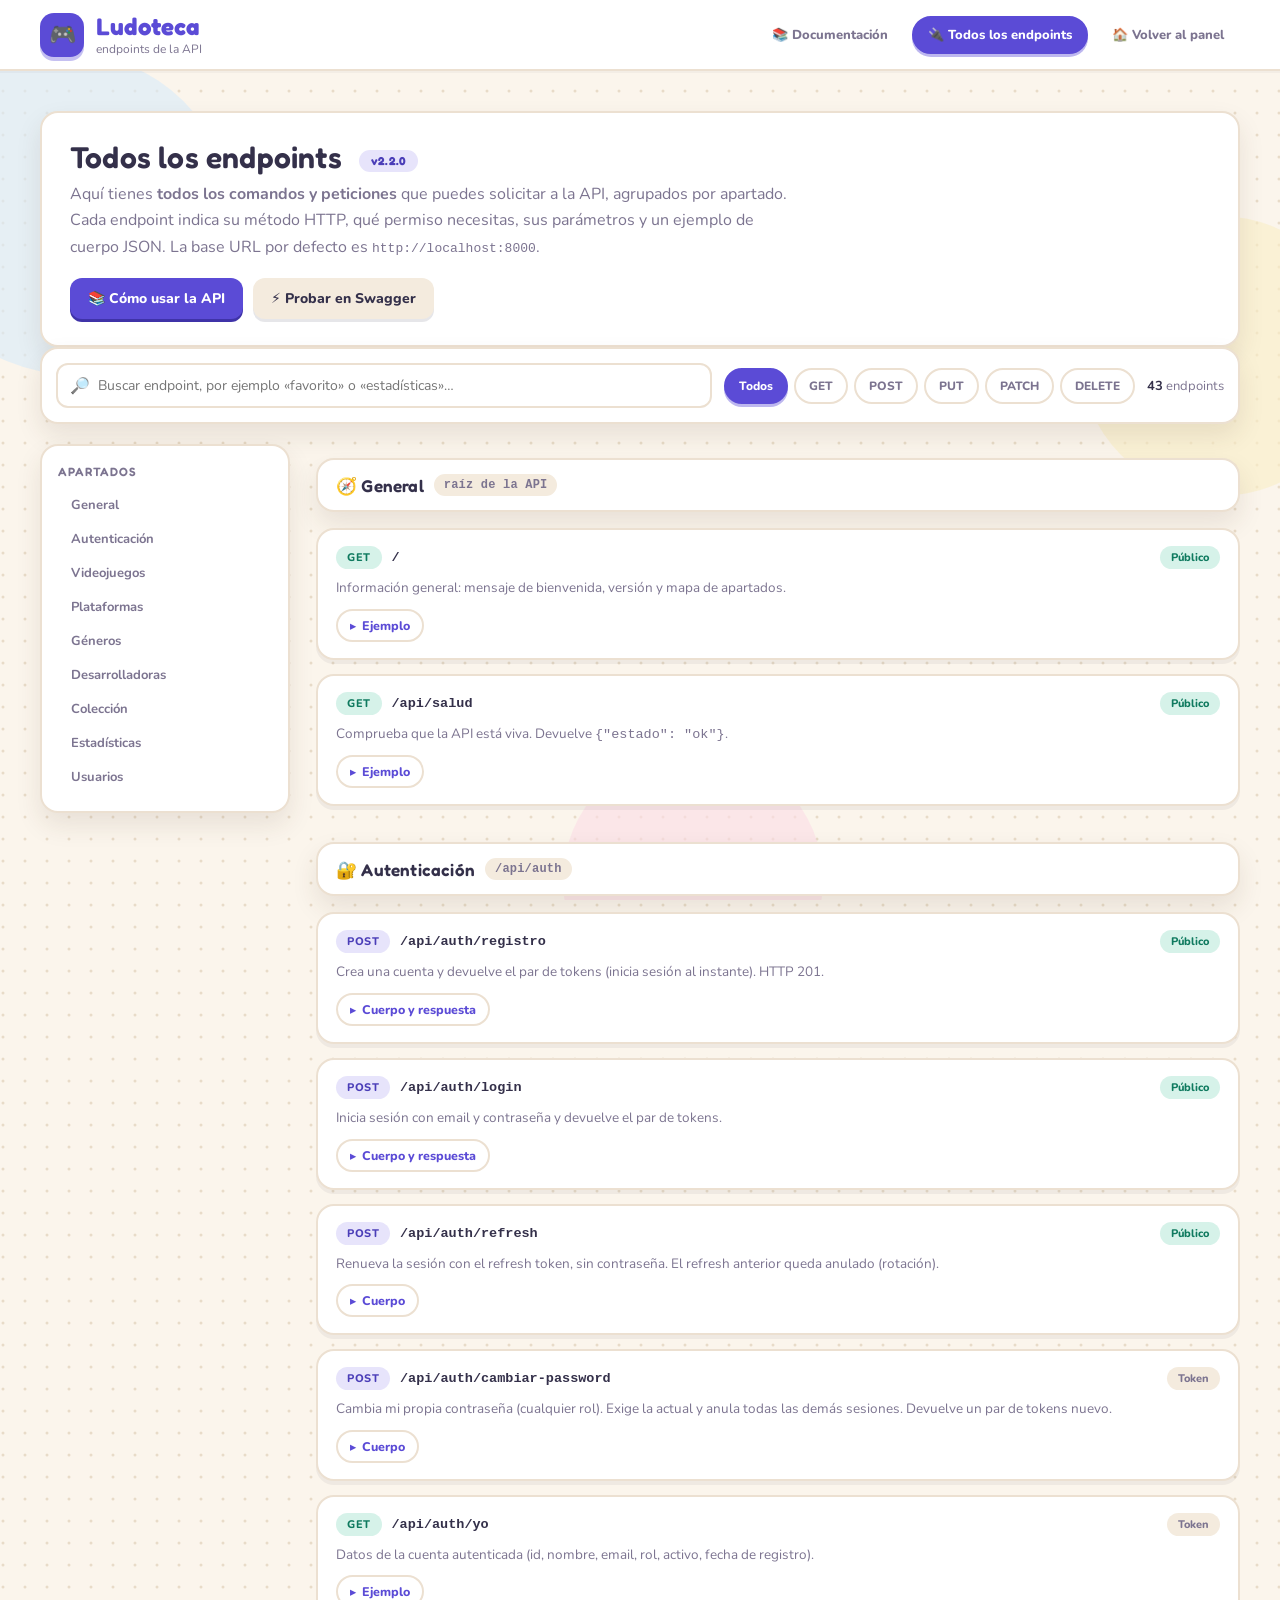
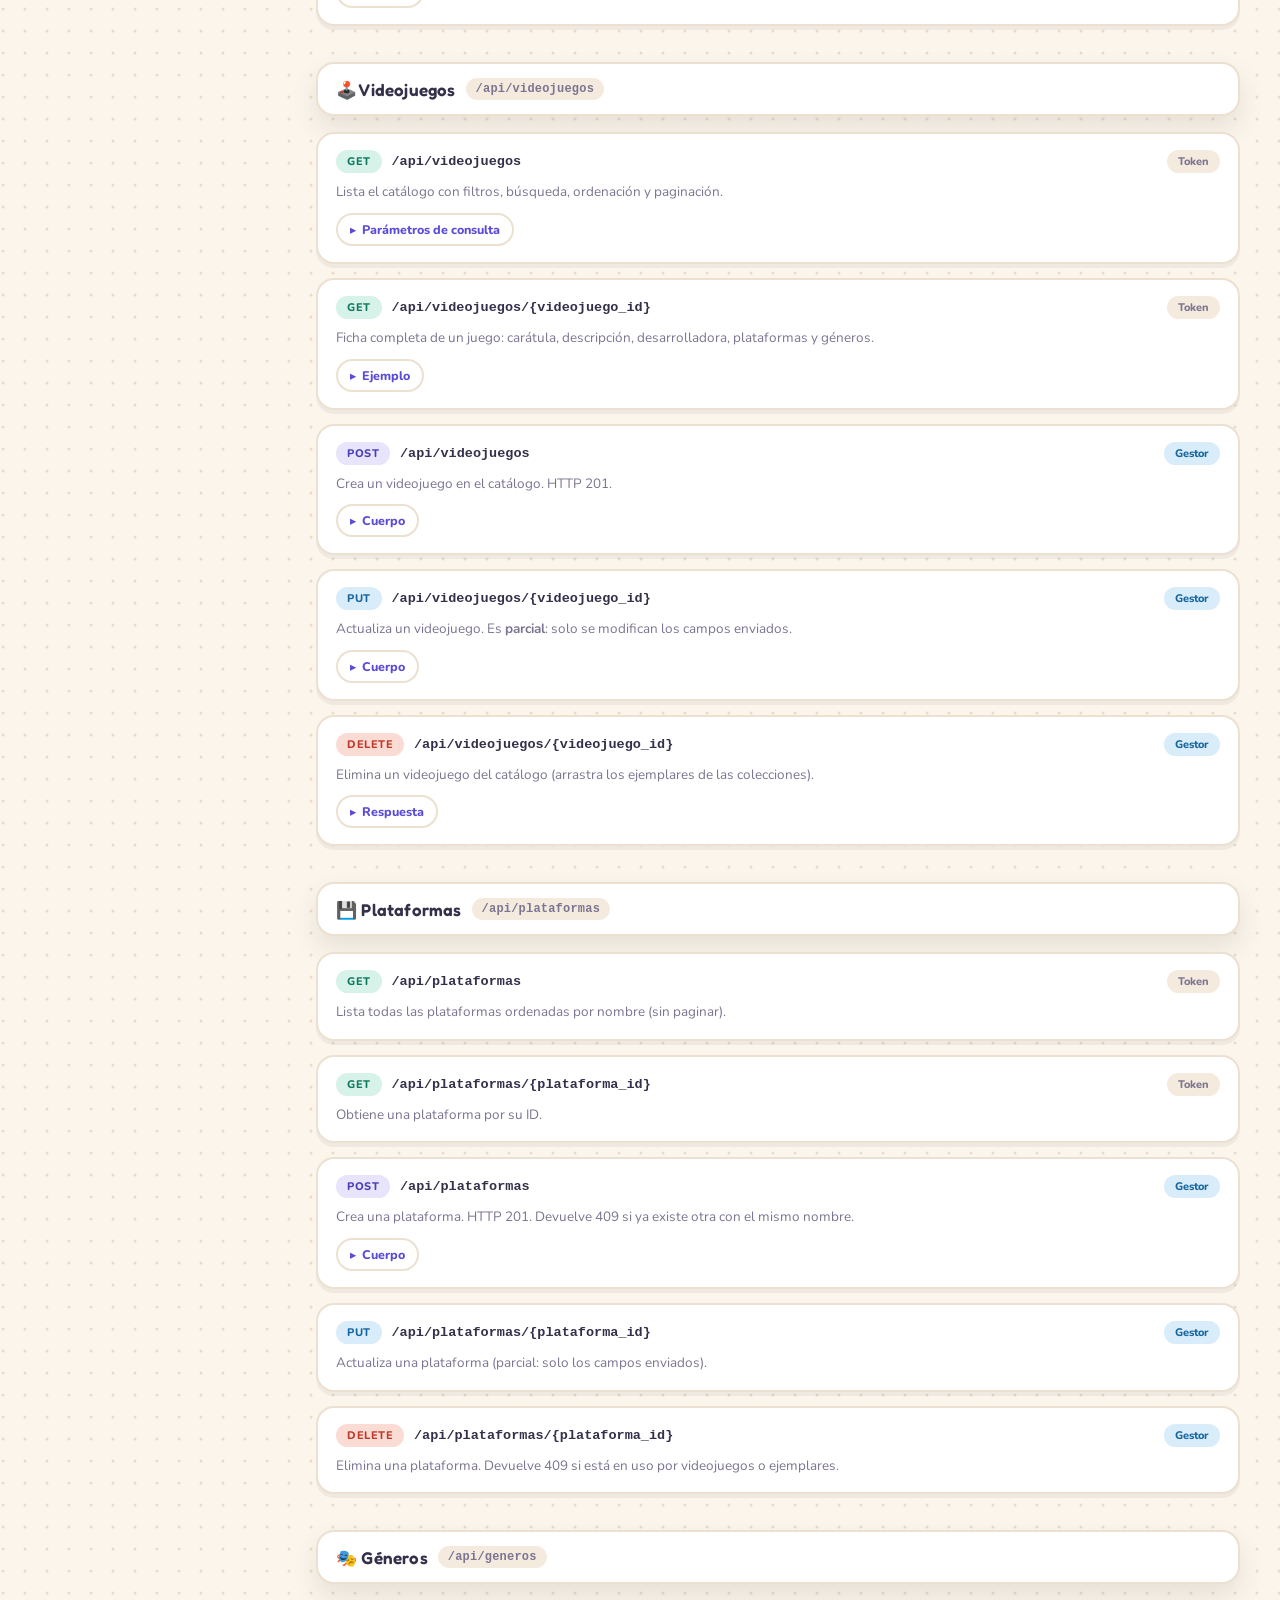
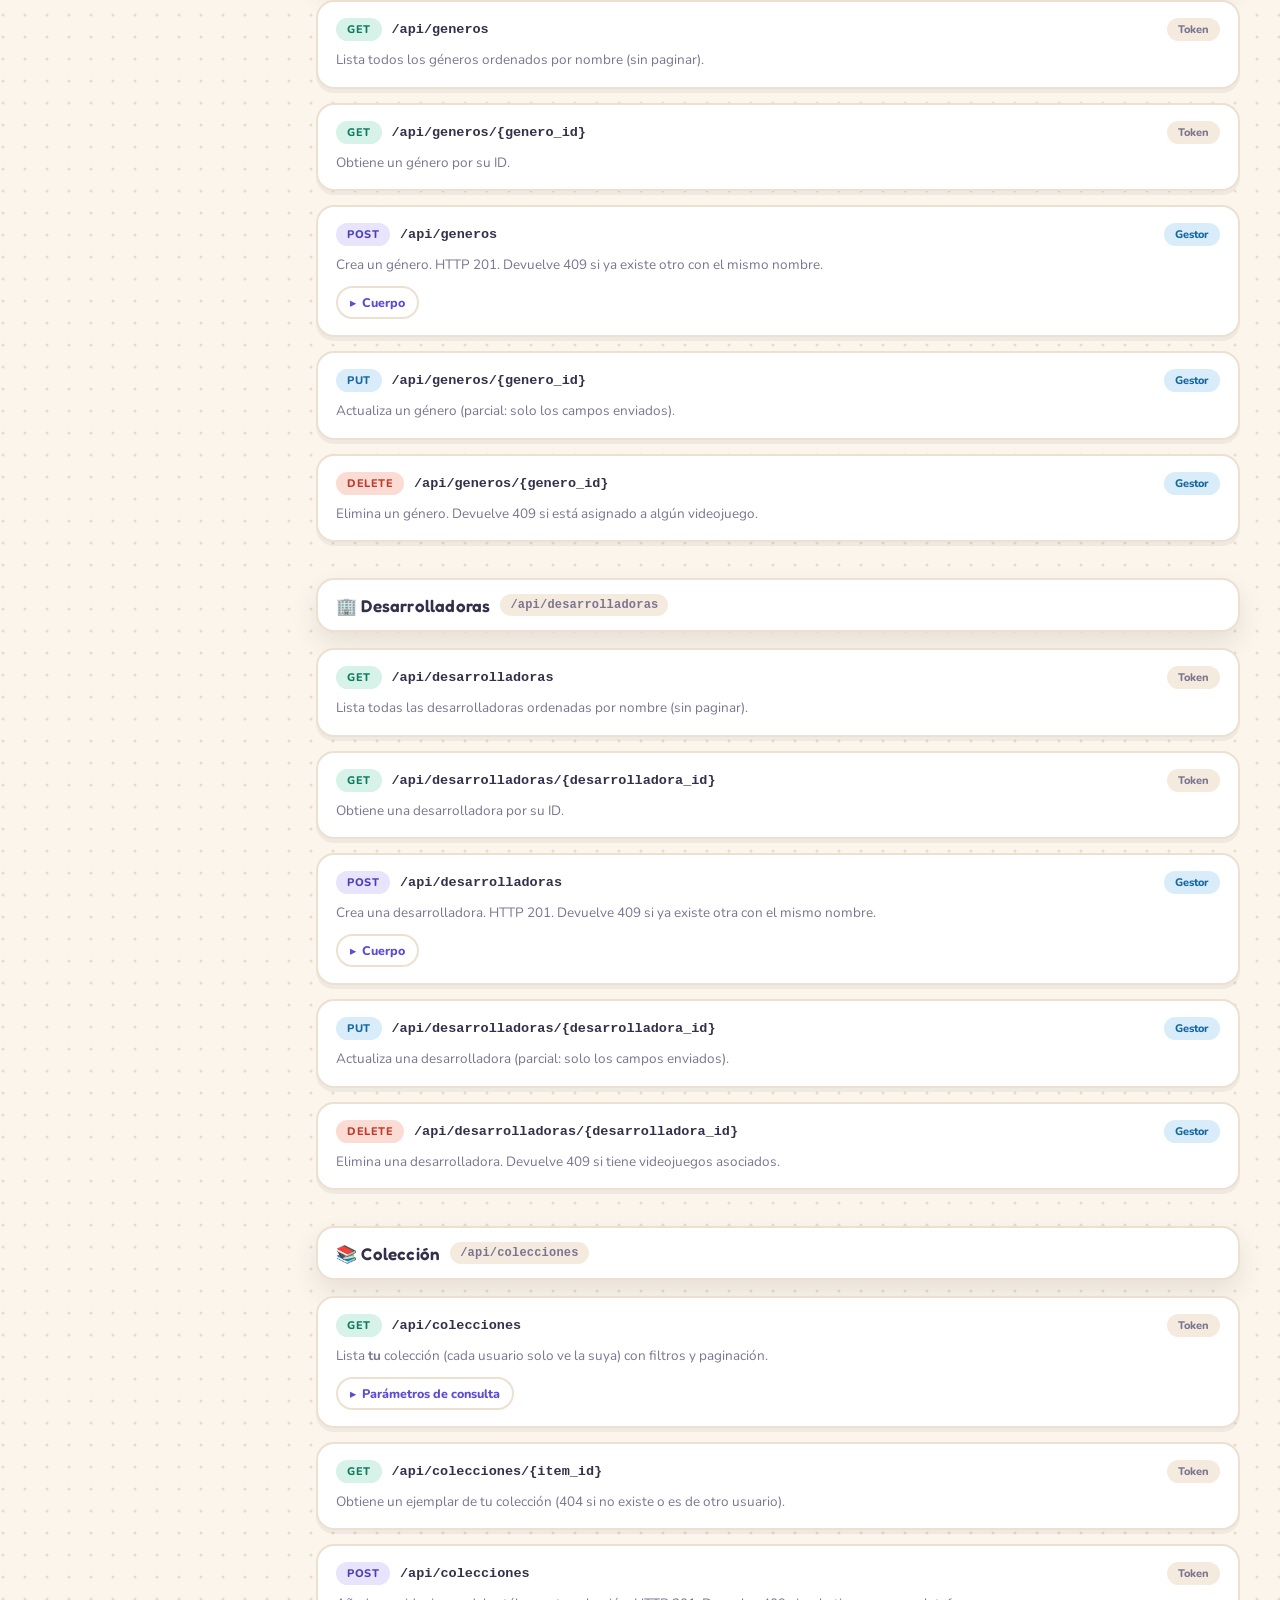
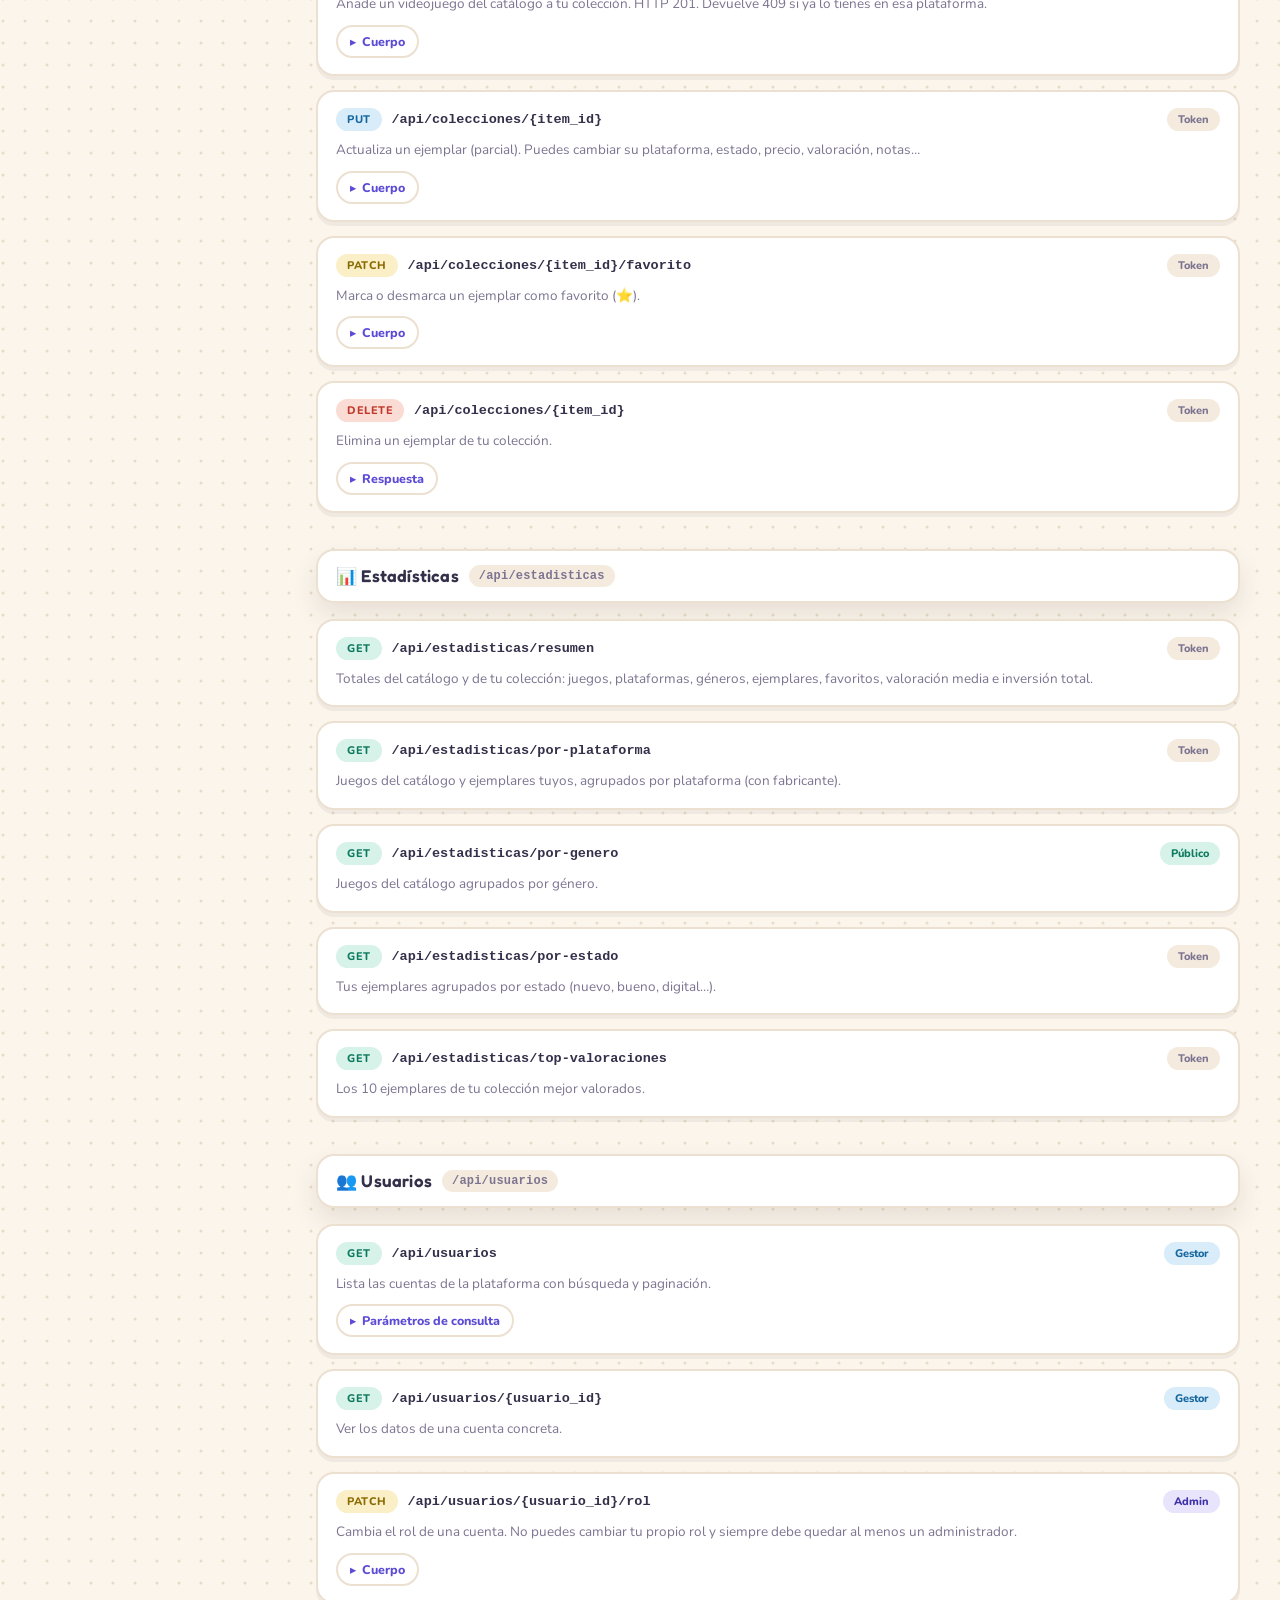
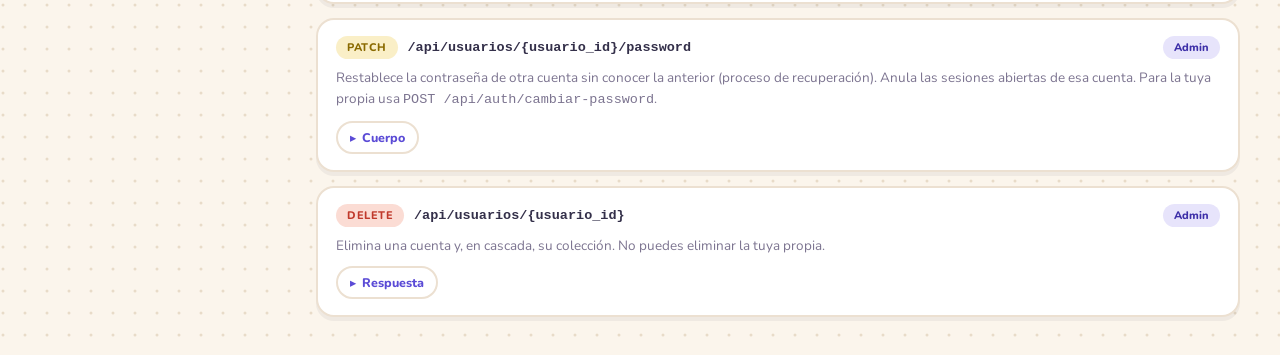
<file: APPWEB_AUTH/frontend/api.html>
<!doctype html>
<html lang="es">
<head>
  <meta charset="utf-8">
  <meta name="viewport" content="width=device-width, initial-scale=1">
  <meta name="theme-color" content="#FBF5EC">
  <title>Endpoints · API Colección de Videojuegos</title>
  <link rel="preconnect" href="https://fonts.googleapis.com">
  <link rel="preconnect" href="https://fonts.gstatic.com" crossorigin>
  <link href="https://fonts.googleapis.com/css2?family=Fredoka:wght@500;600;700&family=Nunito:wght@400;600;700;800&display=swap" rel="stylesheet">
  <link rel="stylesheet" href="styles.css">
</head>
<body>
  <!-- Fondo animado -->
  <div class="blobs" aria-hidden="true">
    <span class="blob b1"></span>
    <span class="blob b2"></span>
    <span class="blob b3"></span>
  </div>

  <!-- Cabecera -->
  <header class="doc-topbar">
    <div class="brand">
      <span class="logo">🎮</span>
      <div class="brand-texto">
        <h1>Ludoteca</h1>
        <p>endpoints de la API</p>
      </div>
    </div>
    <nav class="doc-nav">
      <a href="documentacion.html">📚 Documentación</a>
      <a href="api.html" class="doc-nav-activo">🔌 Todos los endpoints</a>
      <a href="index.html">🏠 Volver al panel</a>
    </nav>
  </header>

  <main class="doc-envoltorio">
    <!-- Hero -->
    <section class="glass doc-hero">
      <h1>Todos los endpoints <span class="doc-version">v2.2.0</span></h1>
      <p>Aquí tienes <b>todos los comandos y peticiones</b> que puedes solicitar a la API,
         agrupados por apartado. Cada endpoint indica su método HTTP, qué permiso necesitas,
         sus parámetros y un ejemplo de cuerpo JSON. La base URL por defecto es
         <code>http://localhost:8000</code>.</p>
      <div class="doc-hero-acciones">
        <a class="btn btn-primario" href="documentacion.html">📚 Cómo usar la API</a>
        <a class="btn" href="#" data-enlace-swagger="/docs" target="_blank" rel="noopener">⚡ Probar en Swagger</a>
      </div>
    </section>

    <!-- Buscador y filtros -->
    <div class="glass ep-filtros">
      <div class="campo campo-buscar">
        <span class="icono">🔎</span>
        <input type="search" id="buscar-endpoint"
               placeholder="Buscar endpoint, por ejemplo «favorito» o «estadísticas»…"
               autocomplete="off">
      </div>
      <div class="metodo-filtros" id="metodo-filtros">
        <button class="metodo-filtro activo" data-metodo="">Todos</button>
        <button class="metodo-filtro" data-metodo="GET">GET</button>
        <button class="metodo-filtro" data-metodo="POST">POST</button>
        <button class="metodo-filtro" data-metodo="PUT">PUT</button>
        <button class="metodo-filtro" data-metodo="PATCH">PATCH</button>
        <button class="metodo-filtro" data-metodo="DELETE">DELETE</button>
      </div>
      <span class="ep-contador" id="ep-contador"><b>0</b> endpoints</span>
    </div>

    <div class="doc-cuerpo">
      <!-- Índice lateral -->
      <aside class="glass doc-indice">
        <h3>Apartados</h3>
        <ul>
          <li><a href="#g-general">General</a></li>
          <li><a href="#g-auth">Autenticación</a></li>
          <li><a href="#g-videojuegos">Videojuegos</a></li>
          <li><a href="#g-plataformas">Plataformas</a></li>
          <li><a href="#g-generos">Géneros</a></li>
          <li><a href="#g-desarrolladoras">Desarrolladoras</a></li>
          <li><a href="#g-colecciones">Colección</a></li>
          <li><a href="#g-estadisticas">Estadísticas</a></li>
          <li><a href="#g-usuarios">Usuarios</a></li>
        </ul>
      </aside>

      <div class="doc-contenido" id="lista-endpoints">

        <!-- ================= GENERAL ================= -->
        <div class="grupo-endpoints" id="g-general">
          <h2 class="grupo-titulo glass" style="padding:14px 18px">🧭 General <span class="grupo-ruta">raíz de la API</span></h2>

          <article class="ep" data-metodo="GET">
            <div class="ep-cab">
              <span class="metodo m-get">GET</span>
              <code class="ep-ruta">/</code>
              <span class="acceso acc-publico">Público</span>
            </div>
            <p class="ep-desc">Información general: mensaje de bienvenida, versión y mapa de apartados.</p>
            <details class="ep-detalle">
              <summary>Ejemplo</summary>
              <span class="codigo">curl http://localhost:8000/</span>
            </details>
          </article>

          <article class="ep" data-metodo="GET">
            <div class="ep-cab">
              <span class="metodo m-get">GET</span>
              <code class="ep-ruta">/api/salud</code>
              <span class="acceso acc-publico">Público</span>
            </div>
            <p class="ep-desc">Comprueba que la API está viva. Devuelve <code>{"estado": "ok"}</code>.</p>
            <details class="ep-detalle">
              <summary>Ejemplo</summary>
              <span class="codigo">curl http://localhost:8000/api/salud</span>
            </details>
          </article>
        </div>

        <!-- ================= AUTENTICACIÓN ================= -->
        <div class="grupo-endpoints" id="g-auth">
          <h2 class="grupo-titulo glass" style="padding:14px 18px">🔐 Autenticación <span class="grupo-ruta">/api/auth</span></h2>

          <article class="ep" data-metodo="POST">
            <div class="ep-cab">
              <span class="metodo m-post">POST</span>
              <code class="ep-ruta">/api/auth/registro</code>
              <span class="acceso acc-publico">Público</span>
            </div>
            <p class="ep-desc">Crea una cuenta y devuelve el par de tokens (inicia sesión al instante). HTTP 201.</p>
            <details class="ep-detalle">
              <summary>Cuerpo y respuesta</summary>
              <h4>Cuerpo JSON</h4>
              <span class="codigo">{
  <span class="c-clave">"nombre"</span>: <span class="c-str">"Maic"</span>,        <span class="c-com">// 2–50 caracteres</span>
  <span class="c-clave">"email"</span>: <span class="c-str">"maic@ejemplo.com"</span>, <span class="c-com">// único</span>
  <span class="c-clave">"password"</span>: <span class="c-str">"secreto123"</span>   <span class="c-com">// 6–72 caracteres</span>
}</span>
              <h4>Respuesta (201)</h4>
              <span class="codigo">{ <span class="c-clave">"access_token"</span>: <span class="c-str">"..."</span>, <span class="c-clave">"refresh_token"</span>: <span class="c-str">"..."</span>, <span class="c-clave">"token_type"</span>: <span class="c-str">"bearer"</span>,
  <span class="c-clave">"expira_en_segundos"</span>: 28800, <span class="c-clave">"refresh_expira_en_segundos"</span>: 604800, <span class="c-clave">"usuario"</span>: { ... } }</span>
            </details>
          </article>

          <article class="ep" data-metodo="POST">
            <div class="ep-cab">
              <span class="metodo m-post">POST</span>
              <code class="ep-ruta">/api/auth/login</code>
              <span class="acceso acc-publico">Público</span>
            </div>
            <p class="ep-desc">Inicia sesión con email y contraseña y devuelve el par de tokens.</p>
            <details class="ep-detalle">
              <summary>Cuerpo y respuesta</summary>
              <h4>Cuerpo JSON</h4>
              <span class="codigo">{
  <span class="c-clave">"email"</span>: <span class="c-str">"maic@ejemplo.com"</span>,
  <span class="c-clave">"password"</span>: <span class="c-str">"secreto123"</span>
}</span>
              <h4>Errores</h4>
              <span class="codigo">401 · Email o contraseña incorrectos
403 · La cuenta está desactivada</span>
            </details>
          </article>

          <article class="ep" data-metodo="POST">
            <div class="ep-cab">
              <span class="metodo m-post">POST</span>
              <code class="ep-ruta">/api/auth/refresh</code>
              <span class="acceso acc-publico">Público</span>
            </div>
            <p class="ep-desc">Renueva la sesión con el refresh token, sin contraseña. El refresh anterior queda anulado (rotación).</p>
            <details class="ep-detalle">
              <summary>Cuerpo</summary>
              <h4>Cuerpo JSON</h4>
              <span class="codigo">{ <span class="c-clave">"refresh_token"</span>: <span class="c-str">"eyJhbGciOiJIUzI1NiIs..."</span> }</span>
            </details>
          </article>

          <article class="ep" data-metodo="POST">
            <div class="ep-cab">
              <span class="metodo m-post">POST</span>
              <code class="ep-ruta">/api/auth/cambiar-password</code>
              <span class="acceso acc-usuario">Token</span>
            </div>
            <p class="ep-desc">Cambia mi propia contraseña (cualquier rol). Exige la actual y anula todas las demás sesiones. Devuelve un par de tokens nuevo.</p>
            <details class="ep-detalle">
              <summary>Cuerpo</summary>
              <h4>Cuerpo JSON</h4>
              <span class="codigo">{
  <span class="c-clave">"password_actual"</span>: <span class="c-str">"secreto123"</span>,
  <span class="c-clave">"password_nueva"</span>: <span class="c-str">"clave-nueva-123"</span>,  <span class="c-com">// distinta de la actual</span>
  <span class="c-clave">"confirmar"</span>: <span class="c-str">"clave-nueva-123"</span>       <span class="c-com">// debe coincidir</span>
}</span>
            </details>
          </article>

          <article class="ep" data-metodo="GET">
            <div class="ep-cab">
              <span class="metodo m-get">GET</span>
              <code class="ep-ruta">/api/auth/yo</code>
              <span class="acceso acc-usuario">Token</span>
            </div>
            <p class="ep-desc">Datos de la cuenta autenticada (id, nombre, email, rol, activo, fecha de registro).</p>
            <details class="ep-detalle">
              <summary>Ejemplo</summary>
              <span class="codigo">curl http://localhost:8000/api/auth/yo \
     -H "Authorization: Bearer TU_ACCESS_TOKEN"</span>
            </details>
          </article>
        </div>

        <!-- ================= VIDEOJUEGOS ================= -->
        <div class="grupo-endpoints" id="g-videojuegos">
          <h2 class="grupo-titulo glass" style="padding:14px 18px">🕹️ Videojuegos <span class="grupo-ruta">/api/videojuegos</span></h2>

          <article class="ep" data-metodo="GET">
            <div class="ep-cab">
              <span class="metodo m-get">GET</span>
              <code class="ep-ruta">/api/videojuegos</code>
              <span class="acceso acc-usuario">Token</span>
            </div>
            <p class="ep-desc">Lista el catálogo con filtros, búsqueda, ordenación y paginación.</p>
            <details class="ep-detalle">
              <summary>Parámetros de consulta</summary>
              <table class="tabla-doc">
                <thead><tr><th>Parámetro</th><th>Tipo</th><th>Descripción</th></tr></thead>
                <tbody>
                  <tr><td>q</td><td><code>string</code></td><td>Busca por título o descripción (1–100 caracteres).</td></tr>
                  <tr><td>genero</td><td><code>string</code></td><td>ID o nombre del género (ej. <code>3</code> o <code>RPG</code>).</td></tr>
                  <tr><td>plataforma</td><td><code>string</code></td><td>ID o nombre de la plataforma.</td></tr>
                  <tr><td>desarrolladora</td><td><code>string</code></td><td>ID o nombre de la desarrolladora.</td></tr>
                  <tr><td>anio_desde</td><td><code>int</code></td><td>Año mínimo de lanzamiento (1970–2035).</td></tr>
                  <tr><td>anio_hasta</td><td><code>int</code></td><td>Año máximo de lanzamiento (1970–2035).</td></tr>
                  <tr><td>orden</td><td><code>string</code></td><td><code>titulo-asc</code> (defecto) | <code>titulo-desc</code> | <code>anio-asc</code> | <code>anio-desc</code> | <code>recientes</code>.</td></tr>
                  <tr><td>pagina</td><td><code>int</code></td><td>Página (mínimo 1, defecto 1).</td></tr>
                  <tr><td>por_pagina</td><td><code>int</code></td><td>Resultados por página (1–100, defecto 20).</td></tr>
                </tbody>
              </table>
              <h4>Ejemplo</h4>
              <span class="codigo">curl "http://localhost:8000/api/videojuegos?genero=RPG&amp;orden=anio-desc&amp;por_pagina=5" \
     -H "Authorization: Bearer TU_ACCESS_TOKEN"</span>
            </details>
          </article>

          <article class="ep" data-metodo="GET">
            <div class="ep-cab">
              <span class="metodo m-get">GET</span>
              <code class="ep-ruta">/api/videojuegos/{videojuego_id}</code>
              <span class="acceso acc-usuario">Token</span>
            </div>
            <p class="ep-desc">Ficha completa de un juego: carátula, descripción, desarrolladora, plataformas y géneros.</p>
            <details class="ep-detalle">
              <summary>Ejemplo</summary>
              <span class="codigo">curl http://localhost:8000/api/videojuegos/1 \
     -H "Authorization: Bearer TU_ACCESS_TOKEN"</span>
            </details>
          </article>

          <article class="ep" data-metodo="POST">
            <div class="ep-cab">
              <span class="metodo m-post">POST</span>
              <code class="ep-ruta">/api/videojuegos</code>
              <span class="acceso acc-gestor">Gestor</span>
            </div>
            <p class="ep-desc">Crea un videojuego en el catálogo. HTTP 201.</p>
            <details class="ep-detalle">
              <summary>Cuerpo</summary>
              <h4>Cuerpo JSON</h4>
              <span class="codigo">{
  <span class="c-clave">"titulo"</span>: <span class="c-str">"Elden Ring"</span>,
  <span class="c-clave">"descripcion"</span>: <span class="c-str">"Un vasto mundo de fantasía..."</span>,
  <span class="c-clave">"caratula_url"</span>: <span class="c-str">"https://placehold.co/600x800?text=Elden+Ring"</span>,
  <span class="c-clave">"anio_lanzamiento"</span>: 2022,          <span class="c-com">// 1970–2035</span>
  <span class="c-clave">"clasificacion"</span>: <span class="c-str">"PEGI 16"</span>,       <span class="c-com">// opcional</span>
  <span class="c-clave">"puntuacion"</span>: 9.5,                <span class="c-com">// opcional, 0–10</span>
  <span class="c-clave">"desarrolladora_id"</span>: 1,           <span class="c-com">// opcional (null = sin asignar)</span>
  <span class="c-clave">"plataformas_ids"</span>: [1, 2],        <span class="c-com">// IDs de plataformas</span>
  <span class="c-clave">"generos_ids"</span>: [1, 3]             <span class="c-com">// IDs de géneros</span>
}</span>
            </details>
          </article>

          <article class="ep" data-metodo="PUT">
            <div class="ep-cab">
              <span class="metodo m-put">PUT</span>
              <code class="ep-ruta">/api/videojuegos/{videojuego_id}</code>
              <span class="acceso acc-gestor">Gestor</span>
            </div>
            <p class="ep-desc">Actualiza un videojuego. Es <b>parcial</b>: solo se modifican los campos enviados.</p>
            <details class="ep-detalle">
              <summary>Cuerpo</summary>
              <h4>Cuerpo JSON (ejemplo parcial)</h4>
              <span class="codigo">{
  <span class="c-clave">"puntuacion"</span>: 9.7,
  <span class="c-clave">"generos_ids"</span>: [1, 3, 5]
}</span>
            </details>
          </article>

          <article class="ep" data-metodo="DELETE">
            <div class="ep-cab">
              <span class="metodo m-delete">DELETE</span>
              <code class="ep-ruta">/api/videojuegos/{videojuego_id}</code>
              <span class="acceso acc-gestor">Gestor</span>
            </div>
            <p class="ep-desc">Elimina un videojuego del catálogo (arrastra los ejemplares de las colecciones).</p>
            <details class="ep-detalle">
              <summary>Respuesta</summary>
              <span class="codigo">{ <span class="c-clave">"mensaje"</span>: <span class="c-str">"Videojuego eliminado correctamente"</span>, <span class="c-clave">"id"</span>: 1 }</span>
            </details>
          </article>
        </div>

        <!-- ================= PLATAFORMAS ================= -->
        <div class="grupo-endpoints" id="g-plataformas">
          <h2 class="grupo-titulo glass" style="padding:14px 18px">💾 Plataformas <span class="grupo-ruta">/api/plataformas</span></h2>

          <article class="ep" data-metodo="GET">
            <div class="ep-cab">
              <span class="metodo m-get">GET</span>
              <code class="ep-ruta">/api/plataformas</code>
              <span class="acceso acc-usuario">Token</span>
            </div>
            <p class="ep-desc">Lista todas las plataformas ordenadas por nombre (sin paginar).</p>
          </article>

          <article class="ep" data-metodo="GET">
            <div class="ep-cab">
              <span class="metodo m-get">GET</span>
              <code class="ep-ruta">/api/plataformas/{plataforma_id}</code>
              <span class="acceso acc-usuario">Token</span>
            </div>
            <p class="ep-desc">Obtiene una plataforma por su ID.</p>
          </article>

          <article class="ep" data-metodo="POST">
            <div class="ep-cab">
              <span class="metodo m-post">POST</span>
              <code class="ep-ruta">/api/plataformas</code>
              <span class="acceso acc-gestor">Gestor</span>
            </div>
            <p class="ep-desc">Crea una plataforma. HTTP 201. Devuelve 409 si ya existe otra con el mismo nombre.</p>
            <details class="ep-detalle">
              <summary>Cuerpo</summary>
              <h4>Cuerpo JSON</h4>
              <span class="codigo">{
  <span class="c-clave">"nombre"</span>: <span class="c-str">"Nintendo Switch"</span>,   <span class="c-com">// 2–100 caracteres, obligatorio</span>
  <span class="c-clave">"fabricante"</span>: <span class="c-str">"Nintendo"</span>,        <span class="c-com">// opcional</span>
  <span class="c-clave">"anio_lanzamiento"</span>: 2017         <span class="c-com">// opcional, 1970–2035</span>
}</span>
            </details>
          </article>

          <article class="ep" data-metodo="PUT">
            <div class="ep-cab">
              <span class="metodo m-put">PUT</span>
              <code class="ep-ruta">/api/plataformas/{plataforma_id}</code>
              <span class="acceso acc-gestor">Gestor</span>
            </div>
            <p class="ep-desc">Actualiza una plataforma (parcial: solo los campos enviados).</p>
          </article>

          <article class="ep" data-metodo="DELETE">
            <div class="ep-cab">
              <span class="metodo m-delete">DELETE</span>
              <code class="ep-ruta">/api/plataformas/{plataforma_id}</code>
              <span class="acceso acc-gestor">Gestor</span>
            </div>
            <p class="ep-desc">Elimina una plataforma. Devuelve 409 si está en uso por videojuegos o ejemplares.</p>
          </article>
        </div>

        <!-- ================= GÉNEROS ================= -->
        <div class="grupo-endpoints" id="g-generos">
          <h2 class="grupo-titulo glass" style="padding:14px 18px">🎭 Géneros <span class="grupo-ruta">/api/generos</span></h2>

          <article class="ep" data-metodo="GET">
            <div class="ep-cab">
              <span class="metodo m-get">GET</span>
              <code class="ep-ruta">/api/generos</code>
              <span class="acceso acc-usuario">Token</span>
            </div>
            <p class="ep-desc">Lista todos los géneros ordenados por nombre (sin paginar).</p>
          </article>

          <article class="ep" data-metodo="GET">
            <div class="ep-cab">
              <span class="metodo m-get">GET</span>
              <code class="ep-ruta">/api/generos/{genero_id}</code>
              <span class="acceso acc-usuario">Token</span>
            </div>
            <p class="ep-desc">Obtiene un género por su ID.</p>
          </article>

          <article class="ep" data-metodo="POST">
            <div class="ep-cab">
              <span class="metodo m-post">POST</span>
              <code class="ep-ruta">/api/generos</code>
              <span class="acceso acc-gestor">Gestor</span>
            </div>
            <p class="ep-desc">Crea un género. HTTP 201. Devuelve 409 si ya existe otro con el mismo nombre.</p>
            <details class="ep-detalle">
              <summary>Cuerpo</summary>
              <h4>Cuerpo JSON</h4>
              <span class="codigo">{
  <span class="c-clave">"nombre"</span>: <span class="c-str">"RPG"</span>,              <span class="c-com">// 2–80 caracteres, obligatorio</span>
  <span class="c-clave">"descripcion"</span>: <span class="c-str">"Juegos de rol"</span>   <span class="c-com">// opcional, máx. 1000</span>
}</span>
            </details>
          </article>

          <article class="ep" data-metodo="PUT">
            <div class="ep-cab">
              <span class="metodo m-put">PUT</span>
              <code class="ep-ruta">/api/generos/{genero_id}</code>
              <span class="acceso acc-gestor">Gestor</span>
            </div>
            <p class="ep-desc">Actualiza un género (parcial: solo los campos enviados).</p>
          </article>

          <article class="ep" data-metodo="DELETE">
            <div class="ep-cab">
              <span class="metodo m-delete">DELETE</span>
              <code class="ep-ruta">/api/generos/{genero_id}</code>
              <span class="acceso acc-gestor">Gestor</span>
            </div>
            <p class="ep-desc">Elimina un género. Devuelve 409 si está asignado a algún videojuego.</p>
          </article>
        </div>

        <!-- ================= DESARROLLADORAS ================= -->
        <div class="grupo-endpoints" id="g-desarrolladoras">
          <h2 class="grupo-titulo glass" style="padding:14px 18px">🏢 Desarrolladoras <span class="grupo-ruta">/api/desarrolladoras</span></h2>

          <article class="ep" data-metodo="GET">
            <div class="ep-cab">
              <span class="metodo m-get">GET</span>
              <code class="ep-ruta">/api/desarrolladoras</code>
              <span class="acceso acc-usuario">Token</span>
            </div>
            <p class="ep-desc">Lista todas las desarrolladoras ordenadas por nombre (sin paginar).</p>
          </article>

          <article class="ep" data-metodo="GET">
            <div class="ep-cab">
              <span class="metodo m-get">GET</span>
              <code class="ep-ruta">/api/desarrolladoras/{desarrolladora_id}</code>
              <span class="acceso acc-usuario">Token</span>
            </div>
            <p class="ep-desc">Obtiene una desarrolladora por su ID.</p>
          </article>

          <article class="ep" data-metodo="POST">
            <div class="ep-cab">
              <span class="metodo m-post">POST</span>
              <code class="ep-ruta">/api/desarrolladoras</code>
              <span class="acceso acc-gestor">Gestor</span>
            </div>
            <p class="ep-desc">Crea una desarrolladora. HTTP 201. Devuelve 409 si ya existe otra con el mismo nombre.</p>
            <details class="ep-detalle">
              <summary>Cuerpo</summary>
              <h4>Cuerpo JSON</h4>
              <span class="codigo">{
  <span class="c-clave">"nombre"</span>: <span class="c-str">"FromSoftware"</span>,   <span class="c-com">// 2–120 caracteres, obligatorio</span>
  <span class="c-clave">"pais"</span>: <span class="c-str">"Japón"</span>,            <span class="c-com">// opcional</span>
  <span class="c-clave">"web"</span>: <span class="c-str">"https://www.fromsoftware.jp"</span>  <span class="c-com">// opcional</span>
}</span>
            </details>
          </article>

          <article class="ep" data-metodo="PUT">
            <div class="ep-cab">
              <span class="metodo m-put">PUT</span>
              <code class="ep-ruta">/api/desarrolladoras/{desarrolladora_id}</code>
              <span class="acceso acc-gestor">Gestor</span>
            </div>
            <p class="ep-desc">Actualiza una desarrolladora (parcial: solo los campos enviados).</p>
          </article>

          <article class="ep" data-metodo="DELETE">
            <div class="ep-cab">
              <span class="metodo m-delete">DELETE</span>
              <code class="ep-ruta">/api/desarrolladoras/{desarrolladora_id}</code>
              <span class="acceso acc-gestor">Gestor</span>
            </div>
            <p class="ep-desc">Elimina una desarrolladora. Devuelve 409 si tiene videojuegos asociados.</p>
          </article>
        </div>

        <!-- ================= COLECCIÓN ================= -->
        <div class="grupo-endpoints" id="g-colecciones">
          <h2 class="grupo-titulo glass" style="padding:14px 18px">📚 Colección <span class="grupo-ruta">/api/colecciones</span></h2>

          <article class="ep" data-metodo="GET">
            <div class="ep-cab">
              <span class="metodo m-get">GET</span>
              <code class="ep-ruta">/api/colecciones</code>
              <span class="acceso acc-usuario">Token</span>
            </div>
            <p class="ep-desc">Lista <b>tu</b> colección (cada usuario solo ve la suya) con filtros y paginación.</p>
            <details class="ep-detalle">
              <summary>Parámetros de consulta</summary>
              <table class="tabla-doc">
                <thead><tr><th>Parámetro</th><th>Tipo</th><th>Descripción</th></tr></thead>
                <tbody>
                  <tr><td>q</td><td><code>string</code></td><td>Busca por título o descripción del videojuego.</td></tr>
                  <tr><td>estado</td><td><code>string</code></td><td><code>nuevo</code> | <code>como nuevo</code> | <code>bueno</code> | <code>aceptable</code> | <code>malo</code> | <code>digital</code>.</td></tr>
                  <tr><td>favorito</td><td><code>bool</code></td><td><code>true</code> = solo favoritos; <code>false</code> = solo no favoritos.</td></tr>
                  <tr><td>plataforma</td><td><code>string</code></td><td>ID o nombre de la plataforma del ejemplar.</td></tr>
                  <tr><td>valoracion_min</td><td><code>int</code></td><td>Valoración mínima (1–10).</td></tr>
                  <tr><td>orden</td><td><code>string</code></td><td><code>fecha-desc</code> (defecto) | <code>fecha-asc</code> | <code>valoracion-desc</code> | <code>precio-desc</code> | <code>titulo-asc</code>.</td></tr>
                  <tr><td>pagina</td><td><code>int</code></td><td>Página (mínimo 1, defecto 1).</td></tr>
                  <tr><td>por_pagina</td><td><code>int</code></td><td>Resultados por página (1–100, defecto 20).</td></tr>
                </tbody>
              </table>
              <h4>Ejemplo</h4>
              <span class="codigo">curl "http://localhost:8000/api/colecciones?favorito=true&amp;valoracion_min=8" \
     -H "Authorization: Bearer TU_ACCESS_TOKEN"</span>
            </details>
          </article>

          <article class="ep" data-metodo="GET">
            <div class="ep-cab">
              <span class="metodo m-get">GET</span>
              <code class="ep-ruta">/api/colecciones/{item_id}</code>
              <span class="acceso acc-usuario">Token</span>
            </div>
            <p class="ep-desc">Obtiene un ejemplar de tu colección (404 si no existe o es de otro usuario).</p>
          </article>

          <article class="ep" data-metodo="POST">
            <div class="ep-cab">
              <span class="metodo m-post">POST</span>
              <code class="ep-ruta">/api/colecciones</code>
              <span class="acceso acc-usuario">Token</span>
            </div>
            <p class="ep-desc">Añade un videojuego del catálogo a tu colección. HTTP 201. Devuelve 409 si ya lo tienes en esa plataforma.</p>
            <details class="ep-detalle">
              <summary>Cuerpo</summary>
              <h4>Cuerpo JSON</h4>
              <span class="codigo">{
  <span class="c-clave">"videojuego_id"</span>: 1,             <span class="c-com">// obligatorio (del catálogo)</span>
  <span class="c-clave">"plataforma_id"</span>: 2,            <span class="c-com">// opcional (null = digital/cualquiera)</span>
  <span class="c-clave">"estado"</span>: <span class="c-str">"bueno"</span>,           <span class="c-com">// defecto: "bueno"</span>
  <span class="c-clave">"fecha_compra"</span>: <span class="c-str">"2024-05-17"</span>, <span class="c-com">// opcional (AAAA-MM-DD)</span>
  <span class="c-clave">"precio_compra"</span>: 59.99,        <span class="c-com">// opcional, mínimo 0</span>
  <span class="c-clave">"valoracion"</span>: 9,              <span class="c-com">// opcional, 1–10</span>
  <span class="c-clave">"favorito"</span>: true,             <span class="c-com">// defecto: false</span>
  <span class="c-clave">"notas"</span>: <span class="c-str">"Edición física"</span>   <span class="c-com">// opcional, máx. 2000</span>
}</span>
            </details>
          </article>

          <article class="ep" data-metodo="PUT">
            <div class="ep-cab">
              <span class="metodo m-put">PUT</span>
              <code class="ep-ruta">/api/colecciones/{item_id}</code>
              <span class="acceso acc-usuario">Token</span>
            </div>
            <p class="ep-desc">Actualiza un ejemplar (parcial). Puedes cambiar su plataforma, estado, precio, valoración, notas…</p>
            <details class="ep-detalle">
              <summary>Cuerpo</summary>
              <h4>Cuerpo JSON (ejemplo parcial)</h4>
              <span class="codigo">{
  <span class="c-clave">"estado"</span>: <span class="c-str">"como nuevo"</span>,
  <span class="c-clave">"valoracion"</span>: 10
}</span>
            </details>
          </article>

          <article class="ep" data-metodo="PATCH">
            <div class="ep-cab">
              <span class="metodo m-patch">PATCH</span>
              <code class="ep-ruta">/api/colecciones/{item_id}/favorito</code>
              <span class="acceso acc-usuario">Token</span>
            </div>
            <p class="ep-desc">Marca o desmarca un ejemplar como favorito (⭐).</p>
            <details class="ep-detalle">
              <summary>Cuerpo</summary>
              <h4>Cuerpo JSON</h4>
              <span class="codigo">{ <span class="c-clave">"favorito"</span>: true }</span>
            </details>
          </article>

          <article class="ep" data-metodo="DELETE">
            <div class="ep-cab">
              <span class="metodo m-delete">DELETE</span>
              <code class="ep-ruta">/api/colecciones/{item_id}</code>
              <span class="acceso acc-usuario">Token</span>
            </div>
            <p class="ep-desc">Elimina un ejemplar de tu colección.</p>
            <details class="ep-detalle">
              <summary>Respuesta</summary>
              <span class="codigo">{ <span class="c-clave">"mensaje"</span>: <span class="c-str">"Ejemplar eliminado de la colección"</span>, <span class="c-clave">"id"</span>: 1 }</span>
            </details>
          </article>
        </div>

        <!-- ================= ESTADÍSTICAS ================= -->
        <div class="grupo-endpoints" id="g-estadisticas">
          <h2 class="grupo-titulo glass" style="padding:14px 18px">📊 Estadísticas <span class="grupo-ruta">/api/estadisticas</span></h2>

          <article class="ep" data-metodo="GET">
            <div class="ep-cab">
              <span class="metodo m-get">GET</span>
              <code class="ep-ruta">/api/estadisticas/resumen</code>
              <span class="acceso acc-usuario">Token</span>
            </div>
            <p class="ep-desc">Totales del catálogo y de tu colección: juegos, plataformas, géneros, ejemplares, favoritos, valoración media e inversión total.</p>
          </article>

          <article class="ep" data-metodo="GET">
            <div class="ep-cab">
              <span class="metodo m-get">GET</span>
              <code class="ep-ruta">/api/estadisticas/por-plataforma</code>
              <span class="acceso acc-usuario">Token</span>
            </div>
            <p class="ep-desc">Juegos del catálogo y ejemplares tuyos, agrupados por plataforma (con fabricante).</p>
          </article>

          <article class="ep" data-metodo="GET">
            <div class="ep-cab">
              <span class="metodo m-get">GET</span>
              <code class="ep-ruta">/api/estadisticas/por-genero</code>
              <span class="acceso acc-publico">Público</span>
            </div>
            <p class="ep-desc">Juegos del catálogo agrupados por género.</p>
          </article>

          <article class="ep" data-metodo="GET">
            <div class="ep-cab">
              <span class="metodo m-get">GET</span>
              <code class="ep-ruta">/api/estadisticas/por-estado</code>
              <span class="acceso acc-usuario">Token</span>
            </div>
            <p class="ep-desc">Tus ejemplares agrupados por estado (nuevo, bueno, digital…).</p>
          </article>

          <article class="ep" data-metodo="GET">
            <div class="ep-cab">
              <span class="metodo m-get">GET</span>
              <code class="ep-ruta">/api/estadisticas/top-valoraciones</code>
              <span class="acceso acc-usuario">Token</span>
            </div>
            <p class="ep-desc">Los 10 ejemplares de tu colección mejor valorados.</p>
          </article>
        </div>

        <!-- ================= USUARIOS ================= -->
        <div class="grupo-endpoints" id="g-usuarios">
          <h2 class="grupo-titulo glass" style="padding:14px 18px">👥 Usuarios <span class="grupo-ruta">/api/usuarios</span></h2>

          <article class="ep" data-metodo="GET">
            <div class="ep-cab">
              <span class="metodo m-get">GET</span>
              <code class="ep-ruta">/api/usuarios</code>
              <span class="acceso acc-gestor">Gestor</span>
            </div>
            <p class="ep-desc">Lista las cuentas de la plataforma con búsqueda y paginación.</p>
            <details class="ep-detalle">
              <summary>Parámetros de consulta</summary>
              <table class="tabla-doc">
                <thead><tr><th>Parámetro</th><th>Tipo</th><th>Descripción</th></tr></thead>
                <tbody>
                  <tr><td>q</td><td><code>string</code></td><td>Busca por nombre, email o rol.</td></tr>
                  <tr><td>rol</td><td><code>string</code></td><td>Filtra por rol exacto: <code>usuario</code> | <code>gestor</code> | <code>admin</code>.</td></tr>
                  <tr><td>pagina</td><td><code>int</code></td><td>Página (defecto 1).</td></tr>
                  <tr><td>por_pagina</td><td><code>int</code></td><td>Resultados por página (1–100, defecto 12).</td></tr>
                </tbody>
              </table>
            </details>
          </article>

          <article class="ep" data-metodo="GET">
            <div class="ep-cab">
              <span class="metodo m-get">GET</span>
              <code class="ep-ruta">/api/usuarios/{usuario_id}</code>
              <span class="acceso acc-gestor">Gestor</span>
            </div>
            <p class="ep-desc">Ver los datos de una cuenta concreta.</p>
          </article>

          <article class="ep" data-metodo="PATCH">
            <div class="ep-cab">
              <span class="metodo m-patch">PATCH</span>
              <code class="ep-ruta">/api/usuarios/{usuario_id}/rol</code>
              <span class="acceso acc-admin">Admin</span>
            </div>
            <p class="ep-desc">Cambia el rol de una cuenta. No puedes cambiar tu propio rol y siempre debe quedar al menos un administrador.</p>
            <details class="ep-detalle">
              <summary>Cuerpo</summary>
              <h4>Cuerpo JSON</h4>
              <span class="codigo">{ <span class="c-clave">"rol"</span>: <span class="c-str">"gestor"</span> }  <span class="c-com">// "usuario" | "gestor" | "admin"</span></span>
            </details>
          </article>

          <article class="ep" data-metodo="PATCH">
            <div class="ep-cab">
              <span class="metodo m-patch">PATCH</span>
              <code class="ep-ruta">/api/usuarios/{usuario_id}/password</code>
              <span class="acceso acc-admin">Admin</span>
            </div>
            <p class="ep-desc">Restablece la contraseña de otra cuenta sin conocer la anterior (proceso de recuperación). Anula las sesiones abiertas de esa cuenta. Para la tuya propia usa <code>POST /api/auth/cambiar-password</code>.</p>
            <details class="ep-detalle">
              <summary>Cuerpo</summary>
              <h4>Cuerpo JSON</h4>
              <span class="codigo">{
  <span class="c-clave">"password_nueva"</span>: <span class="c-str">"recuperada-123"</span>,  <span class="c-com">// 6–72 caracteres</span>
  <span class="c-clave">"confirmar"</span>: <span class="c-str">"recuperada-123"</span>      <span class="c-com">// debe coincidir</span>
}</span>
            </details>
          </article>

          <article class="ep" data-metodo="DELETE">
            <div class="ep-cab">
              <span class="metodo m-delete">DELETE</span>
              <code class="ep-ruta">/api/usuarios/{usuario_id}</code>
              <span class="acceso acc-admin">Admin</span>
            </div>
            <p class="ep-desc">Elimina una cuenta y, en cascada, su colección. No puedes eliminar la tuya propia.</p>
            <details class="ep-detalle">
              <summary>Respuesta</summary>
              <span class="codigo">{ <span class="c-clave">"mensaje"</span>: <span class="c-str">"Cuenta de maic@ejemplo.com eliminada junto con 3 ejemplar(es) de su colección"</span>,
  <span class="c-clave">"id"</span>: 2, <span class="c-clave">"ejemplares_eliminados"</span>: 3 }</span>
            </details>
          </article>
        </div>

        <p class="vacio" id="sin-resultados" hidden>🔍 No hay endpoints que coincidan con la búsqueda.</p>
      </div>
    </div>
  </main>

  <script>
    /* ---------------------------------------------------------
       Buscador y filtros de la lista de endpoints
       --------------------------------------------------------- */
    const BASE = location.protocol === "file:" ? "http://localhost:8000" : "";
    document.querySelectorAll("[data-enlace-swagger]").forEach((a) => {
      a.href = BASE + a.dataset.enlaceSwagger;
    });

    const input = document.getElementById("buscar-endpoint");
    const contador = document.getElementById("ep-contador");
    const vacio = document.getElementById("sin-resultados");
    const botones = Array.from(document.querySelectorAll(".metodo-filtro"));
    const endpoints = Array.from(document.querySelectorAll(".ep"));
    let metodoActivo = "";

    function filtrar() {
      const texto = input.value.trim().toLowerCase();
      let visibles = 0;

      endpoints.forEach((ep) => {
        const coincideMetodo = !metodoActivo || ep.dataset.metodo === metodoActivo;
        const coincideTexto = !texto || ep.textContent.toLowerCase().includes(texto);
        const seVe = coincideMetodo && coincideTexto;
        ep.hidden = !seVe;
        if (seVe) visibles++;
      });

      /* Oculta los apartados que se quedan sin endpoints visibles */
      document.querySelectorAll(".grupo-endpoints").forEach((grupo) => {
        grupo.hidden = !grupo.querySelector(".ep:not([hidden])");
      });

      contador.innerHTML = `<b>${visibles}</b> endpoint${visibles === 1 ? "" : "s"}`;
      vacio.hidden = visibles > 0;
    }

    input.addEventListener("input", filtrar);

    botones.forEach((btn) => {
      btn.addEventListener("click", () => {
        botones.forEach((b) => b.classList.remove("activo"));
        btn.classList.add("activo");
        metodoActivo = btn.dataset.metodo;
        filtrar();
      });
    });

    filtrar();
  </script>
</body>
</html>
</file>
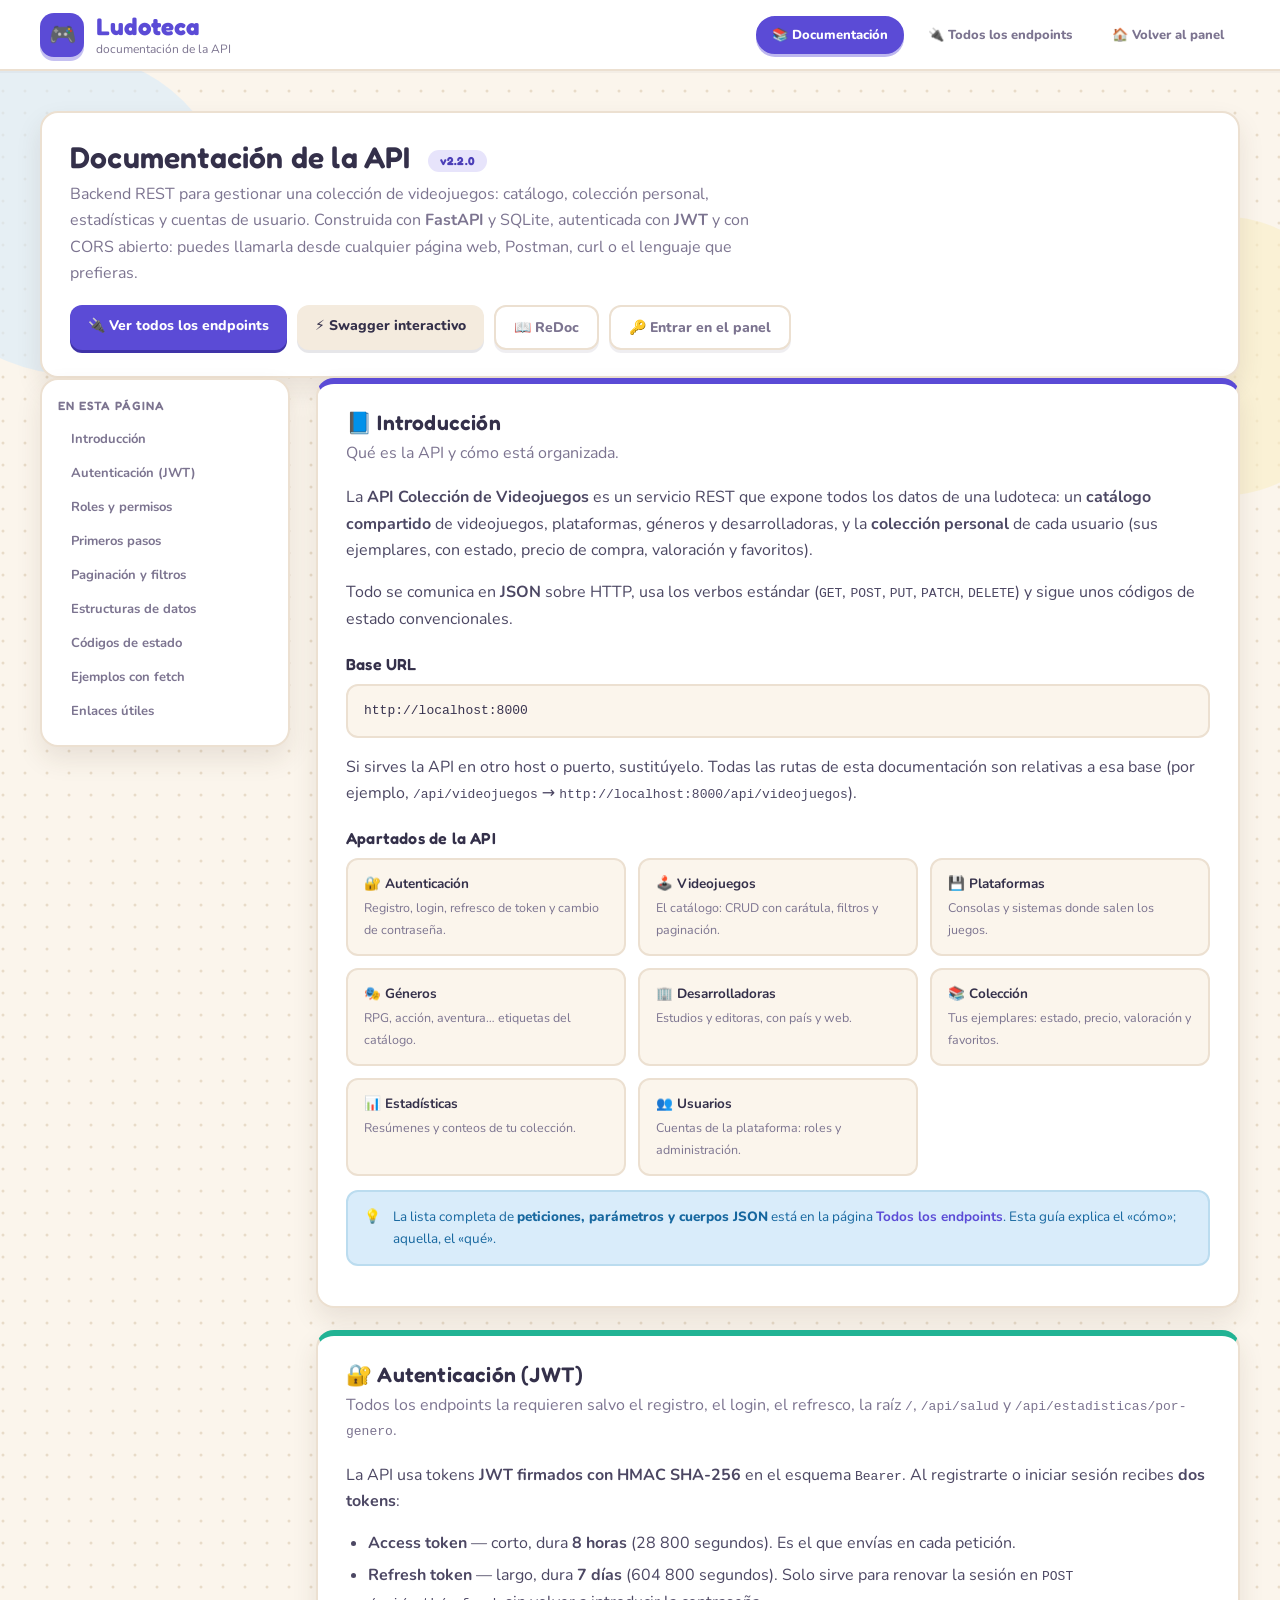
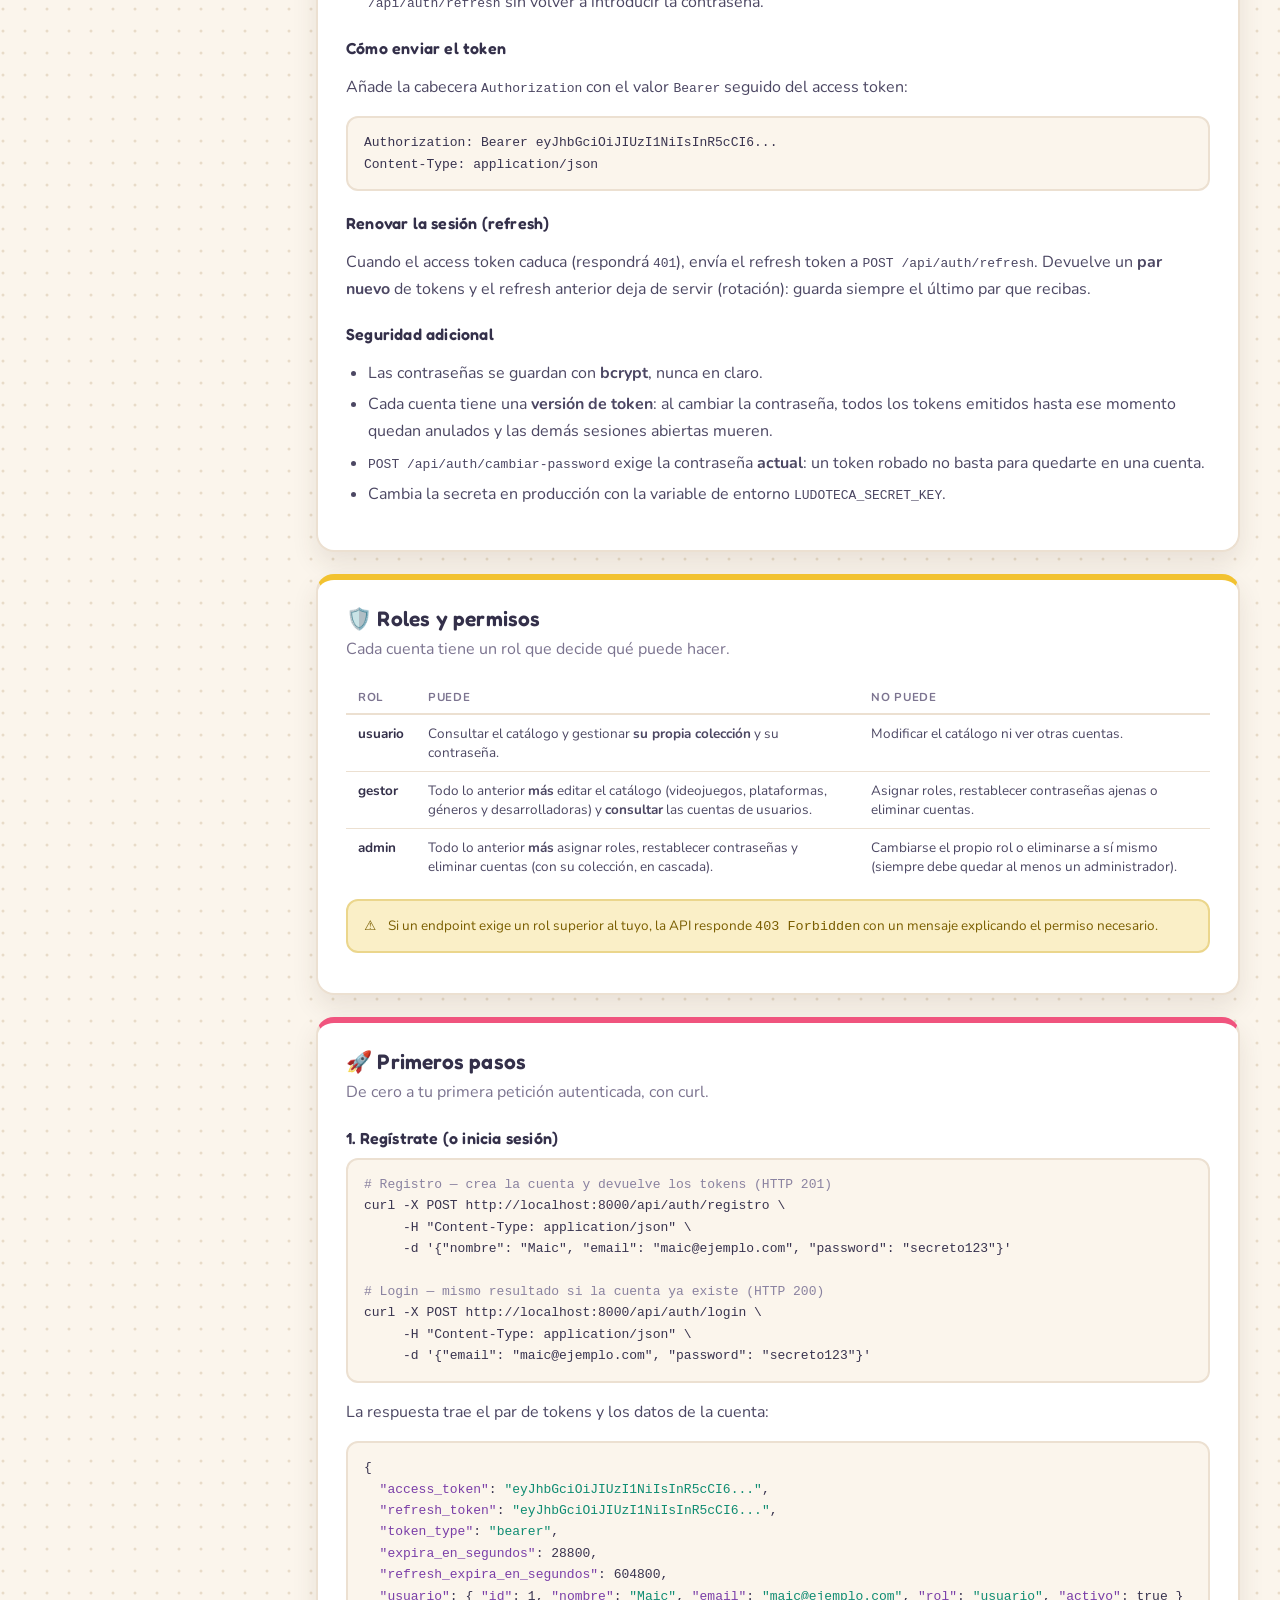
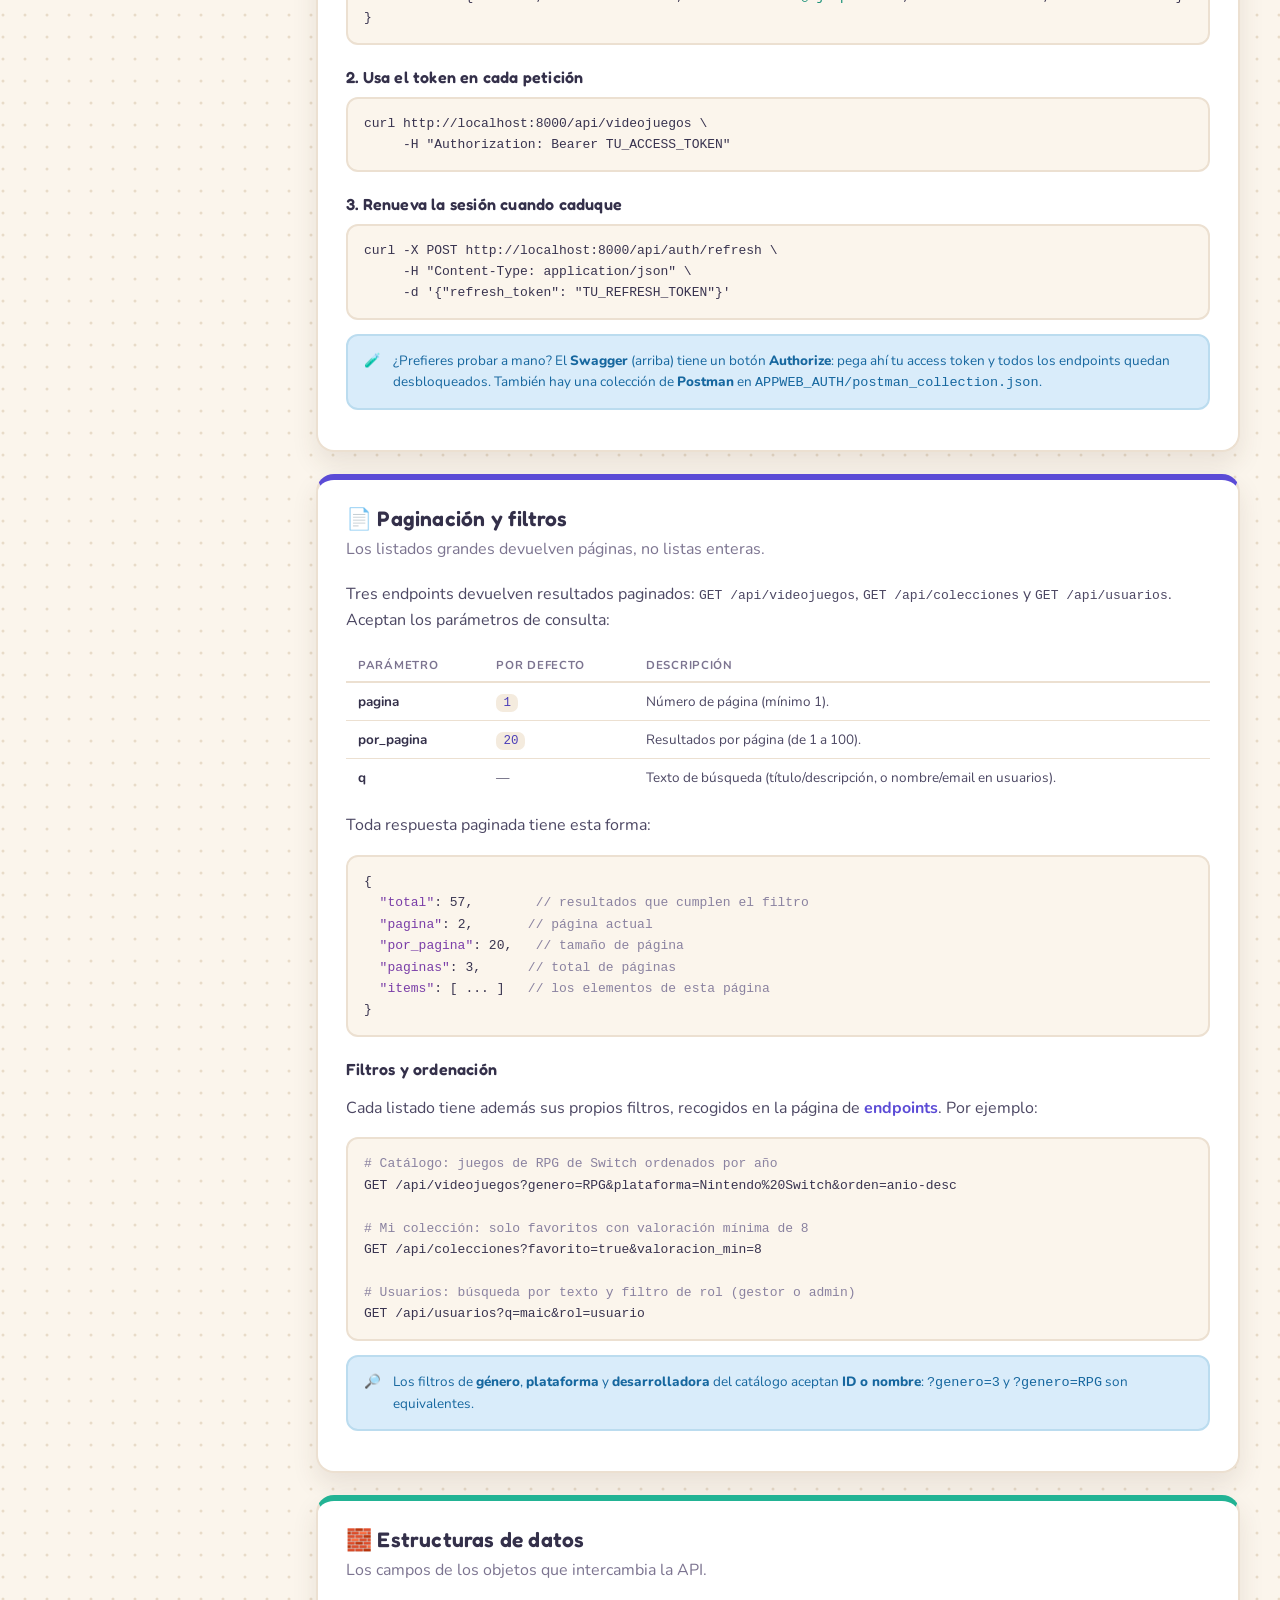
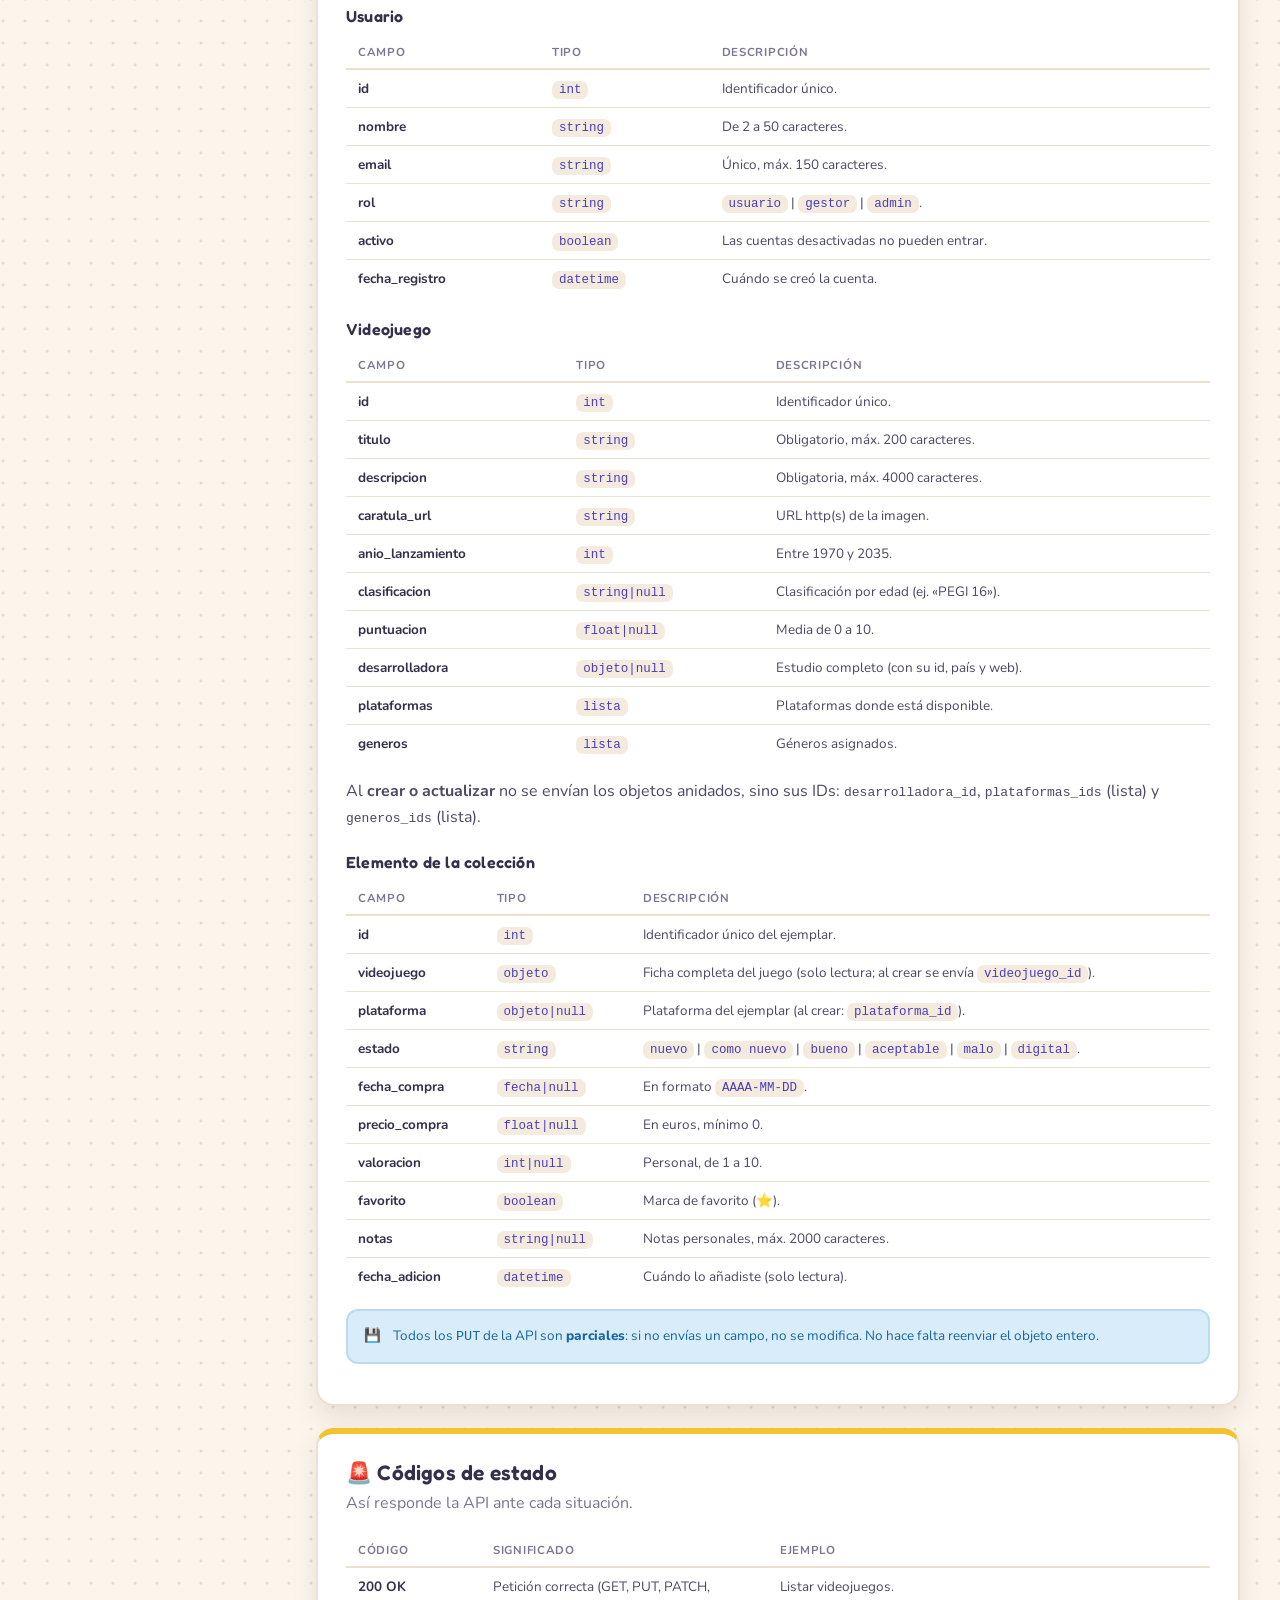
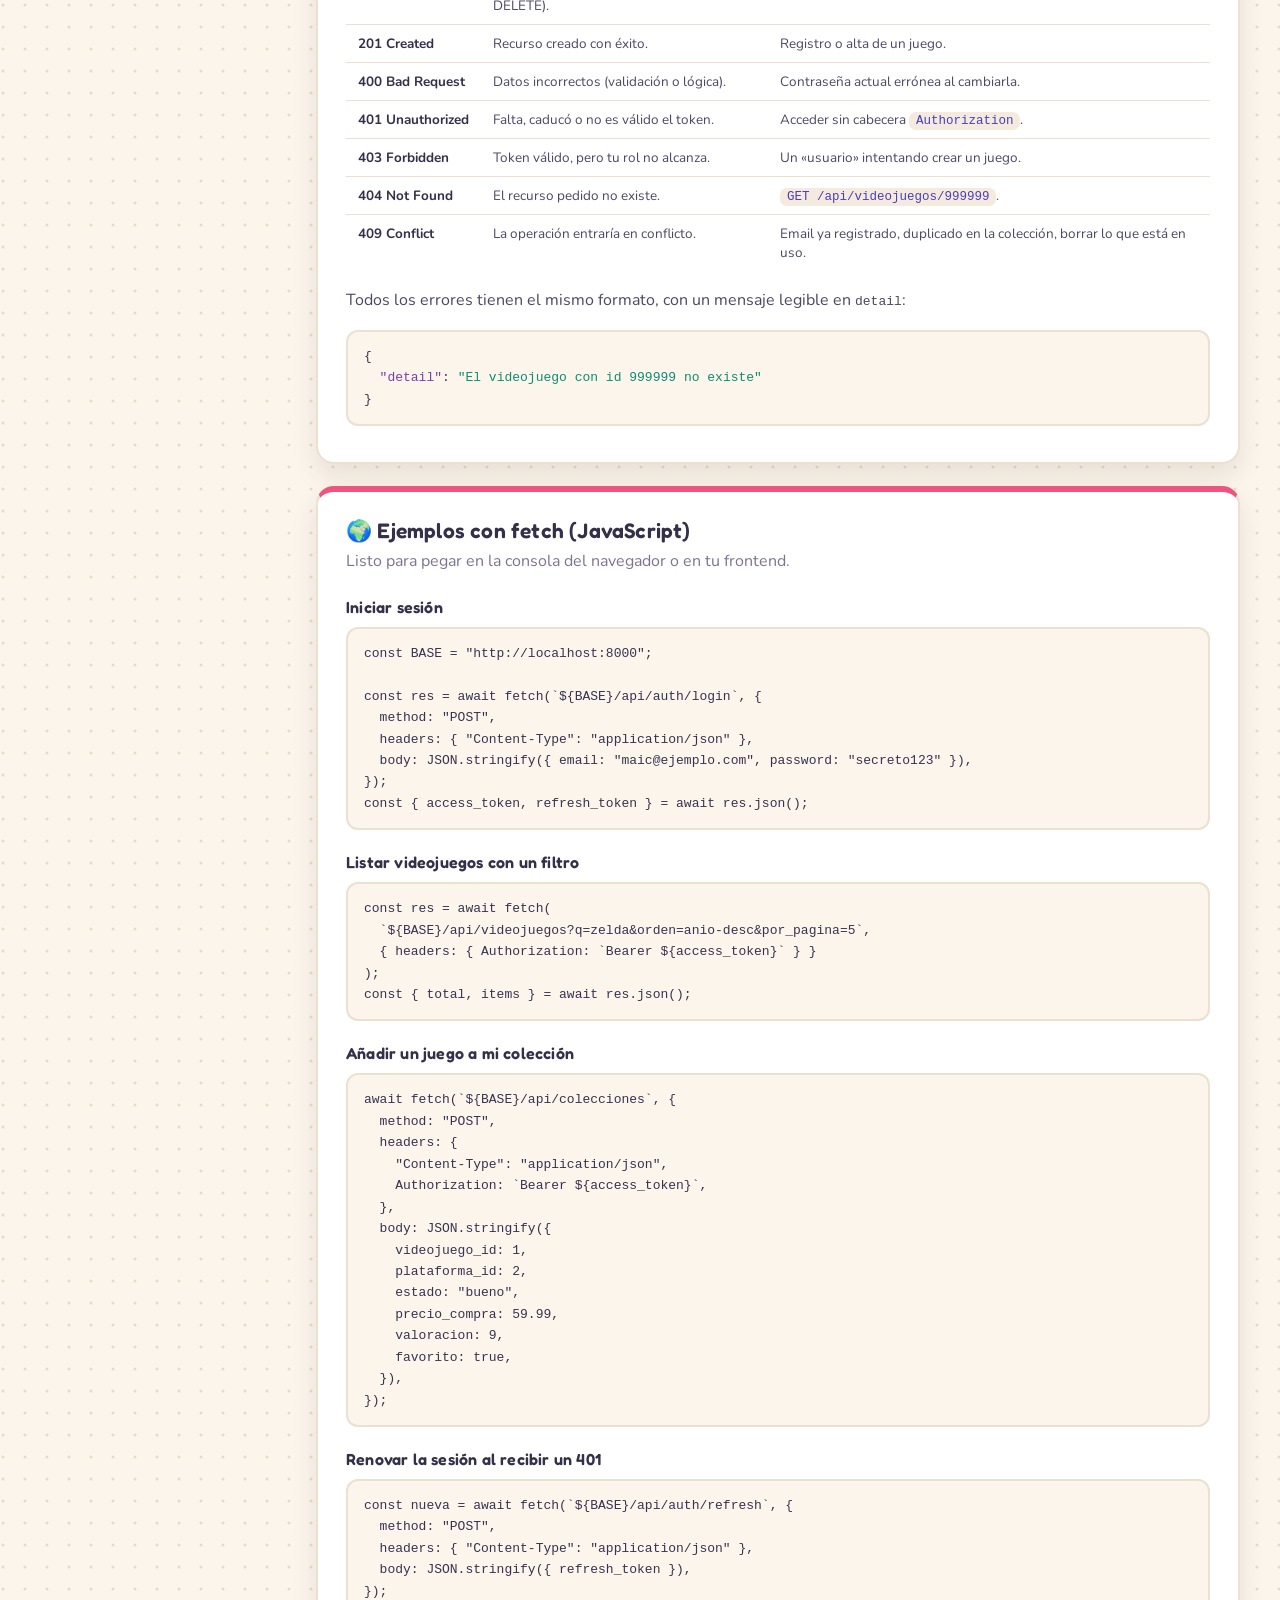
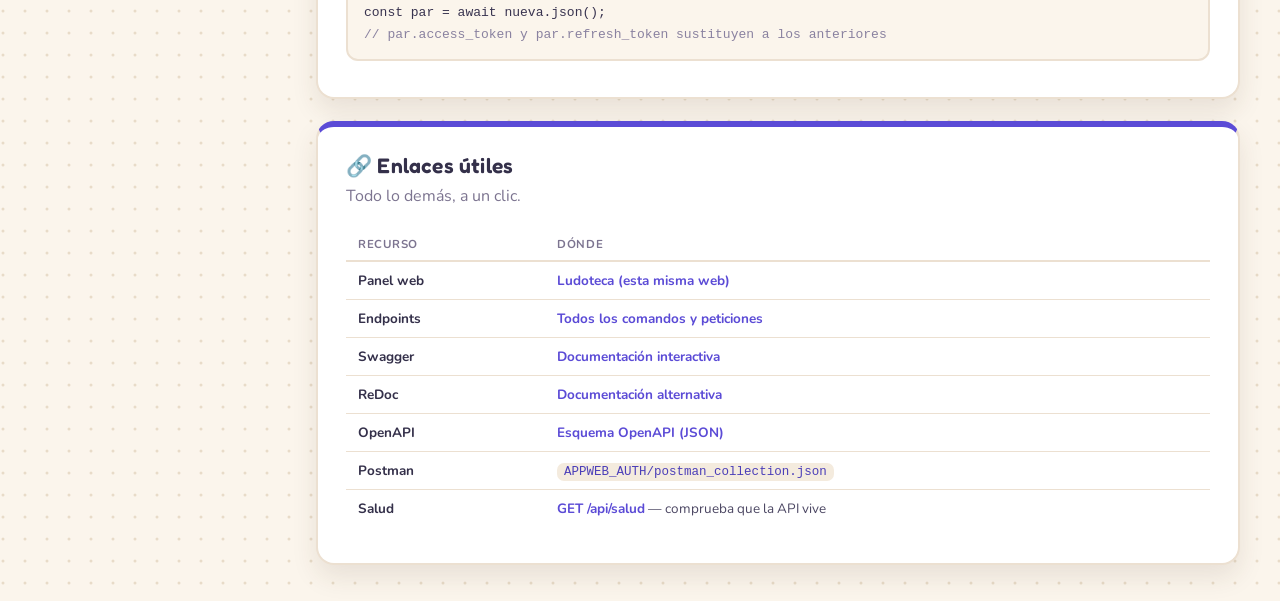
<file: APPWEB_AUTH/frontend/documentacion.html>
<!doctype html>
<html lang="es">
<head>
  <meta charset="utf-8">
  <meta name="viewport" content="width=device-width, initial-scale=1">
  <meta name="theme-color" content="#FBF5EC">
  <title>Documentación · API Colección de Videojuegos</title>
  <link rel="preconnect" href="https://fonts.googleapis.com">
  <link rel="preconnect" href="https://fonts.gstatic.com" crossorigin>
  <link href="https://fonts.googleapis.com/css2?family=Fredoka:wght@500;600;700&family=Nunito:wght@400;600;700;800&display=swap" rel="stylesheet">
  <link rel="stylesheet" href="styles.css">
</head>
<body>
  <!-- Fondo animado -->
  <div class="blobs" aria-hidden="true">
    <span class="blob b1"></span>
    <span class="blob b2"></span>
    <span class="blob b3"></span>
  </div>

  <!-- Cabecera -->
  <header class="doc-topbar">
    <div class="brand">
      <span class="logo">🎮</span>
      <div class="brand-texto">
        <h1>Ludoteca</h1>
        <p>documentación de la API</p>
      </div>
    </div>
    <nav class="doc-nav">
      <a href="documentacion.html" class="doc-nav-activo">📚 Documentación</a>
      <a href="api.html">🔌 Todos los endpoints</a>
      <a href="index.html">🏠 Volver al panel</a>
    </nav>
  </header>

  <main class="doc-envoltorio">
    <!-- Hero -->
    <section class="glass doc-hero">
      <h1>Documentación de la API <span class="doc-version">v2.2.0</span></h1>
      <p>Backend REST para gestionar una colección de videojuegos: catálogo, colección
         personal, estadísticas y cuentas de usuario. Construida con <b>FastAPI</b> y
         SQLite, autenticada con <b>JWT</b> y con CORS abierto: puedes llamarla desde
         cualquier página web, Postman, curl o el lenguaje que prefieras.</p>
      <div class="doc-hero-acciones">
        <a class="btn btn-primario" href="api.html">🔌 Ver todos los endpoints</a>
        <a class="btn" href="#" data-enlace-swagger="/docs" target="_blank" rel="noopener">⚡ Swagger interactivo</a>
        <a class="btn btn-fantasma" href="#" data-enlace-swagger="/redoc" target="_blank" rel="noopener">📖 ReDoc</a>
        <a class="btn btn-fantasma" href="login.html">🔑 Entrar en el panel</a>
      </div>
    </section>

    <div class="doc-cuerpo">
      <!-- Índice lateral -->
      <aside class="glass doc-indice">
        <h3>En esta página</h3>
        <ul>
          <li><a href="#intro">Introducción</a></li>
          <li><a href="#auth">Autenticación (JWT)</a></li>
          <li><a href="#roles">Roles y permisos</a></li>
          <li><a href="#primeros-pasos">Primeros pasos</a></li>
          <li><a href="#paginacion">Paginación y filtros</a></li>
          <li><a href="#estructuras">Estructuras de datos</a></li>
          <li><a href="#errores">Códigos de estado</a></li>
          <li><a href="#ejemplos">Ejemplos con fetch</a></li>
          <li><a href="#enlaces">Enlaces útiles</a></li>
        </ul>
      </aside>

      <div class="doc-contenido">
        <!-- ============ INTRODUCCIÓN ============ -->
        <section class="glass doc-seccion" id="intro">
          <h2>📘 Introducción</h2>
          <p class="doc-lead">Qué es la API y cómo está organizada.</p>

          <p>La <b>API Colección de Videojuegos</b> es un servicio REST que expone
             todos los datos de una ludoteca: un <b>catálogo compartido</b> de
             videojuegos, plataformas, géneros y desarrolladoras, y la
             <b>colección personal</b> de cada usuario (sus ejemplares, con estado,
             precio de compra, valoración y favoritos).</p>

          <p>Todo se comunica en <b>JSON</b> sobre HTTP, usa los verbos estándar
             (<code>GET</code>, <code>POST</code>, <code>PUT</code>, <code>PATCH</code>,
             <code>DELETE</code>) y sigue unos códigos de estado convencionales.</p>

          <h3>Base URL</h3>
          <span class="codigo">http://localhost:8000</span>
          <p>Si sirves la API en otro host o puerto, sustitúyelo. Todas las rutas de
             esta documentación son relativas a esa base (por ejemplo,
             <code>/api/videojuegos</code> → <code>http://localhost:8000/api/videojuegos</code>).</p>

          <h3>Apartados de la API</h3>
          <div class="doc-tarjetas">
            <div class="doc-tarjeta"><b>🔐 Autenticación</b><span>Registro, login, refresco de token y cambio de contraseña.</span></div>
            <div class="doc-tarjeta"><b>🕹️ Videojuegos</b><span>El catálogo: CRUD con carátula, filtros y paginación.</span></div>
            <div class="doc-tarjeta"><b>💾 Plataformas</b><span>Consolas y sistemas donde salen los juegos.</span></div>
            <div class="doc-tarjeta"><b>🎭 Géneros</b><span>RPG, acción, aventura… etiquetas del catálogo.</span></div>
            <div class="doc-tarjeta"><b>🏢 Desarrolladoras</b><span>Estudios y editoras, con país y web.</span></div>
            <div class="doc-tarjeta"><b>📚 Colección</b><span>Tus ejemplares: estado, precio, valoración y favoritos.</span></div>
            <div class="doc-tarjeta"><b>📊 Estadísticas</b><span>Resúmenes y conteos de tu colección.</span></div>
            <div class="doc-tarjeta"><b>👥 Usuarios</b><span>Cuentas de la plataforma: roles y administración.</span></div>
          </div>

          <div class="nota-doc">
            <span>💡</span>
            <span>La lista completa de <b>peticiones, parámetros y cuerpos JSON</b> está en la
            página <a href="api.html">Todos los endpoints</a>. Esta guía explica el «cómo»;
            aquella, el «qué».</span>
          </div>
        </section>

        <!-- ============ AUTENTICACIÓN ============ -->
        <section class="glass doc-seccion" id="auth">
          <h2>🔐 Autenticación (JWT)</h2>
          <p class="doc-lead">Todos los endpoints la requieren salvo el registro, el login,
             el refresco, la raíz <code>/</code>, <code>/api/salud</code> y
             <code>/api/estadisticas/por-genero</code>.</p>

          <p>La API usa tokens <b>JWT firmados con HMAC SHA-256</b> en el esquema
             <code>Bearer</code>. Al registrarte o iniciar sesión recibes <b>dos tokens</b>:</p>

          <ul>
            <li><b>Access token</b> — corto, dura <b>8 horas</b> (28 800 segundos). Es el que
                envías en cada petición.</li>
            <li><b>Refresh token</b> — largo, dura <b>7 días</b> (604 800 segundos). Solo sirve
                para renovar la sesión en <code>POST /api/auth/refresh</code> sin volver a
                introducir la contraseña.</li>
          </ul>

          <h3>Cómo enviar el token</h3>
          <p>Añade la cabecera <code>Authorization</code> con el valor
             <code>Bearer</code> seguido del access token:</p>
          <span class="codigo">Authorization: Bearer eyJhbGciOiJIUzI1NiIsInR5cCI6...
Content-Type: application/json</span>

          <h3>Renovar la sesión (refresh)</h3>
          <p>Cuando el access token caduca (respondrá <code>401</code>), envía el refresh
             token a <code>POST /api/auth/refresh</code>. Devuelve un <b>par nuevo</b> de
             tokens y el refresh anterior deja de servir (rotación): guarda siempre el
             último par que recibas.</p>

          <h3>Seguridad adicional</h3>
          <ul>
            <li>Las contraseñas se guardan con <b>bcrypt</b>, nunca en claro.</li>
            <li>Cada cuenta tiene una <b>versión de token</b>: al cambiar la contraseña,
                todos los tokens emitidos hasta ese momento quedan anulados y las demás
                sesiones abiertas mueren.</li>
            <li><code>POST /api/auth/cambiar-password</code> exige la contraseña
                <b>actual</b>: un token robado no basta para quedarte en una cuenta.</li>
            <li>Cambia la secreta en producción con la variable de entorno
                <code>LUDOTECA_SECRET_KEY</code>.</li>
          </ul>
        </section>

        <!-- ============ ROLES ============ -->
        <section class="glass doc-seccion" id="roles">
          <h2>🛡️ Roles y permisos</h2>
          <p class="doc-lead">Cada cuenta tiene un rol que decide qué puede hacer.</p>

          <table class="tabla-doc">
            <thead>
              <tr><th>Rol</th><th>Puede</th><th>No puede</th></tr>
            </thead>
            <tbody>
              <tr>
                <td>usuario</td>
                <td>Consultar el catálogo y gestionar <b>su propia colección</b> y su contraseña.</td>
                <td>Modificar el catálogo ni ver otras cuentas.</td>
              </tr>
              <tr>
                <td>gestor</td>
                <td>Todo lo anterior <b>más</b> editar el catálogo (videojuegos, plataformas,
                    géneros y desarrolladoras) y <b>consultar</b> las cuentas de usuarios.</td>
                <td>Asignar roles, restablecer contraseñas ajenas o eliminar cuentas.</td>
              </tr>
              <tr>
                <td>admin</td>
                <td>Todo lo anterior <b>más</b> asignar roles, restablecer contraseñas y
                    eliminar cuentas (con su colección, en cascada).</td>
                <td>Cambiarse el propio rol o eliminarse a sí mismo (siempre debe quedar
                    al menos un administrador).</td>
              </tr>
            </tbody>
          </table>

          <div class="nota-doc aviso">
            <span>⚠️</span>
            <span>Si un endpoint exige un rol superior al tuyo, la API responde
            <code>403 Forbidden</code> con un mensaje explicando el permiso necesario.</span>
          </div>
        </section>

        <!-- ============ PRIMEROS PASOS ============ -->
        <section class="glass doc-seccion" id="primeros-pasos">
          <h2>🚀 Primeros pasos</h2>
          <p class="doc-lead">De cero a tu primera petición autenticada, con curl.</p>

          <h3>1. Regístrate (o inicia sesión)</h3>
          <span class="codigo"><span class="c-com"># Registro — crea la cuenta y devuelve los tokens (HTTP 201)</span>
curl -X POST http://localhost:8000/api/auth/registro \
     -H "Content-Type: application/json" \
     -d '{"nombre": "Maic", "email": "maic@ejemplo.com", "password": "secreto123"}'

<span class="c-com"># Login — mismo resultado si la cuenta ya existe (HTTP 200)</span>
curl -X POST http://localhost:8000/api/auth/login \
     -H "Content-Type: application/json" \
     -d '{"email": "maic@ejemplo.com", "password": "secreto123"}'</span>

          <p>La respuesta trae el par de tokens y los datos de la cuenta:</p>
          <span class="codigo">{
  <span class="c-clave">"access_token"</span>: <span class="c-str">"eyJhbGciOiJIUzI1NiIsInR5cCI6..."</span>,
  <span class="c-clave">"refresh_token"</span>: <span class="c-str">"eyJhbGciOiJIUzI1NiIsInR5cCI6..."</span>,
  <span class="c-clave">"token_type"</span>: <span class="c-str">"bearer"</span>,
  <span class="c-clave">"expira_en_segundos"</span>: 28800,
  <span class="c-clave">"refresh_expira_en_segundos"</span>: 604800,
  <span class="c-clave">"usuario"</span>: { <span class="c-clave">"id"</span>: 1, <span class="c-clave">"nombre"</span>: <span class="c-str">"Maic"</span>, <span class="c-clave">"email"</span>: <span class="c-str">"maic@ejemplo.com"</span>, <span class="c-clave">"rol"</span>: <span class="c-str">"usuario"</span>, <span class="c-clave">"activo"</span>: true }
}</span>

          <h3>2. Usa el token en cada petición</h3>
          <span class="codigo">curl http://localhost:8000/api/videojuegos \
     -H "Authorization: Bearer TU_ACCESS_TOKEN"</span>

          <h3>3. Renueva la sesión cuando caduque</h3>
          <span class="codigo">curl -X POST http://localhost:8000/api/auth/refresh \
     -H "Content-Type: application/json" \
     -d '{"refresh_token": "TU_REFRESH_TOKEN"}'</span>

          <div class="nota-doc">
            <span>🧪</span>
            <span>¿Prefieres probar a mano? El <b>Swagger</b> (arriba) tiene un botón
            <b>Authorize</b>: pega ahí tu access token y todos los endpoints quedan
            desbloqueados. También hay una colección de <b>Postman</b> en
            <code>APPWEB_AUTH/postman_collection.json</code>.</span>
          </div>
        </section>

        <!-- ============ PAGINACIÓN ============ -->
        <section class="glass doc-seccion" id="paginacion">
          <h2>📄 Paginación y filtros</h2>
          <p class="doc-lead">Los listados grandes devuelven páginas, no listas enteras.</p>

          <p>Tres endpoints devuelven resultados paginados:
             <code>GET /api/videojuegos</code>, <code>GET /api/colecciones</code> y
             <code>GET /api/usuarios</code>. Aceptan los parámetros de consulta:</p>

          <table class="tabla-doc">
            <thead>
              <tr><th>Parámetro</th><th>Por defecto</th><th>Descripción</th></tr>
            </thead>
            <tbody>
              <tr><td>pagina</td><td><code>1</code></td><td>Número de página (mínimo 1).</td></tr>
              <tr><td>por_pagina</td><td><code>20</code></td><td>Resultados por página (de 1 a 100).</td></tr>
              <tr><td>q</td><td>—</td><td>Texto de búsqueda (título/descripción, o nombre/email en usuarios).</td></tr>
            </tbody>
          </table>

          <p>Toda respuesta paginada tiene esta forma:</p>
          <span class="codigo">{
  <span class="c-clave">"total"</span>: 57,        <span class="c-com">// resultados que cumplen el filtro</span>
  <span class="c-clave">"pagina"</span>: 2,       <span class="c-com">// página actual</span>
  <span class="c-clave">"por_pagina"</span>: 20,   <span class="c-com">// tamaño de página</span>
  <span class="c-clave">"paginas"</span>: 3,      <span class="c-com">// total de páginas</span>
  <span class="c-clave">"items"</span>: [ ... ]   <span class="c-com">// los elementos de esta página</span>
}</span>

          <h3>Filtros y ordenación</h3>
          <p>Cada listado tiene además sus propios filtros, recogidos en la página de
             <a href="api.html">endpoints</a>. Por ejemplo:</p>
          <span class="codigo"><span class="c-com"># Catálogo: juegos de RPG de Switch ordenados por año</span>
GET /api/videojuegos?genero=RPG&amp;plataforma=Nintendo%20Switch&amp;orden=anio-desc

<span class="c-com"># Mi colección: solo favoritos con valoración mínima de 8</span>
GET /api/colecciones?favorito=true&amp;valoracion_min=8

<span class="c-com"># Usuarios: búsqueda por texto y filtro de rol (gestor o admin)</span>
GET /api/usuarios?q=maic&amp;rol=usuario</span>

          <div class="nota-doc">
            <span>🔎</span>
            <span>Los filtros de <b>género</b>, <b>plataforma</b> y <b>desarrolladora</b>
            del catálogo aceptan <b>ID o nombre</b>: <code>?genero=3</code> y
            <code>?genero=RPG</code> son equivalentes.</span>
          </div>
        </section>

        <!-- ============ ESTRUCTURAS ============ -->
        <section class="glass doc-seccion" id="estructuras">
          <h2>🧱 Estructuras de datos</h2>
          <p class="doc-lead">Los campos de los objetos que intercambia la API.</p>

          <h3>Usuario</h3>
          <table class="tabla-doc">
            <thead><tr><th>Campo</th><th>Tipo</th><th>Descripción</th></tr></thead>
            <tbody>
              <tr><td>id</td><td><code>int</code></td><td>Identificador único.</td></tr>
              <tr><td>nombre</td><td><code>string</code></td><td>De 2 a 50 caracteres.</td></tr>
              <tr><td>email</td><td><code>string</code></td><td>Único, máx. 150 caracteres.</td></tr>
              <tr><td>rol</td><td><code>string</code></td><td><code>usuario</code> | <code>gestor</code> | <code>admin</code>.</td></tr>
              <tr><td>activo</td><td><code>boolean</code></td><td>Las cuentas desactivadas no pueden entrar.</td></tr>
              <tr><td>fecha_registro</td><td><code>datetime</code></td><td>Cuándo se creó la cuenta.</td></tr>
            </tbody>
          </table>

          <h3>Videojuego</h3>
          <table class="tabla-doc">
            <thead><tr><th>Campo</th><th>Tipo</th><th>Descripción</th></tr></thead>
            <tbody>
              <tr><td>id</td><td><code>int</code></td><td>Identificador único.</td></tr>
              <tr><td>titulo</td><td><code>string</code></td><td>Obligatorio, máx. 200 caracteres.</td></tr>
              <tr><td>descripcion</td><td><code>string</code></td><td>Obligatoria, máx. 4000 caracteres.</td></tr>
              <tr><td>caratula_url</td><td><code>string</code></td><td>URL http(s) de la imagen.</td></tr>
              <tr><td>anio_lanzamiento</td><td><code>int</code></td><td>Entre 1970 y 2035.</td></tr>
              <tr><td>clasificacion</td><td><code>string|null</code></td><td>Clasificación por edad (ej. «PEGI 16»).</td></tr>
              <tr><td>puntuacion</td><td><code>float|null</code></td><td>Media de 0 a 10.</td></tr>
              <tr><td>desarrolladora</td><td><code>objeto|null</code></td><td>Estudio completo (con su id, país y web).</td></tr>
              <tr><td>plataformas</td><td><code>lista</code></td><td>Plataformas donde está disponible.</td></tr>
              <tr><td>generos</td><td><code>lista</code></td><td>Géneros asignados.</td></tr>
            </tbody>
          </table>
          <p>Al <b>crear o actualizar</b> no se envían los objetos anidados, sino sus IDs:
             <code>desarrolladora_id</code>, <code>plataformas_ids</code> (lista) y
             <code>generos_ids</code> (lista).</p>

          <h3>Elemento de la colección</h3>
          <table class="tabla-doc">
            <thead><tr><th>Campo</th><th>Tipo</th><th>Descripción</th></tr></thead>
            <tbody>
              <tr><td>id</td><td><code>int</code></td><td>Identificador único del ejemplar.</td></tr>
              <tr><td>videojuego</td><td><code>objeto</code></td><td>Ficha completa del juego (solo lectura; al crear se envía <code>videojuego_id</code>).</td></tr>
              <tr><td>plataforma</td><td><code>objeto|null</code></td><td>Plataforma del ejemplar (al crear: <code>plataforma_id</code>).</td></tr>
              <tr><td>estado</td><td><code>string</code></td><td><code>nuevo</code> | <code>como nuevo</code> | <code>bueno</code> | <code>aceptable</code> | <code>malo</code> | <code>digital</code>.</td></tr>
              <tr><td>fecha_compra</td><td><code>fecha|null</code></td><td>En formato <code>AAAA-MM-DD</code>.</td></tr>
              <tr><td>precio_compra</td><td><code>float|null</code></td><td>En euros, mínimo 0.</td></tr>
              <tr><td>valoracion</td><td><code>int|null</code></td><td>Personal, de 1 a 10.</td></tr>
              <tr><td>favorito</td><td><code>boolean</code></td><td>Marca de favorito (⭐).</td></tr>
              <tr><td>notas</td><td><code>string|null</code></td><td>Notas personales, máx. 2000 caracteres.</td></tr>
              <tr><td>fecha_adicion</td><td><code>datetime</code></td><td>Cuándo lo añadiste (solo lectura).</td></tr>
            </tbody>
          </table>

          <div class="nota-doc">
            <span>💾</span>
            <span>Todos los <code>PUT</code> de la API son <b>parciales</b>: si no envías un
            campo, no se modifica. No hace falta reenviar el objeto entero.</span>
          </div>
        </section>

        <!-- ============ ERRORES ============ -->
        <section class="glass doc-seccion" id="errores">
          <h2>🚨 Códigos de estado</h2>
          <p class="doc-lead">Así responde la API ante cada situación.</p>

          <table class="tabla-doc">
            <thead><tr><th>Código</th><th>Significado</th><th>Ejemplo</th></tr></thead>
            <tbody>
              <tr><td>200 OK</td><td>Petición correcta (GET, PUT, PATCH, DELETE).</td><td>Listar videojuegos.</td></tr>
              <tr><td>201 Created</td><td>Recurso creado con éxito.</td><td>Registro o alta de un juego.</td></tr>
              <tr><td>400 Bad Request</td><td>Datos incorrectos (validación o lógica).</td><td>Contraseña actual errónea al cambiarla.</td></tr>
              <tr><td>401 Unauthorized</td><td>Falta, caducó o no es válido el token.</td><td>Acceder sin cabecera <code>Authorization</code>.</td></tr>
              <tr><td>403 Forbidden</td><td>Token válido, pero tu rol no alcanza.</td><td>Un «usuario» intentando crear un juego.</td></tr>
              <tr><td>404 Not Found</td><td>El recurso pedido no existe.</td><td><code>GET /api/videojuegos/999999</code>.</td></tr>
              <tr><td>409 Conflict</td><td>La operación entraría en conflicto.</td><td>Email ya registrado, duplicado en la colección, borrar lo que está en uso.</td></tr>
            </tbody>
          </table>

          <p>Todos los errores tienen el mismo formato, con un mensaje legible en <code>detail</code>:</p>
          <span class="codigo">{
  <span class="c-clave">"detail"</span>: <span class="c-str">"El videojuego con id 999999 no existe"</span>
}</span>
        </section>

        <!-- ============ EJEMPLOS FETCH ============ -->
        <section class="glass doc-seccion" id="ejemplos">
          <h2>🌍 Ejemplos con fetch (JavaScript)</h2>
          <p class="doc-lead">Listo para pegar en la consola del navegador o en tu frontend.</p>

          <h3>Iniciar sesión</h3>
          <span class="codigo">const BASE = "http://localhost:8000";

const res = await fetch(`${BASE}/api/auth/login`, {
  method: "POST",
  headers: { "Content-Type": "application/json" },
  body: JSON.stringify({ email: "maic@ejemplo.com", password: "secreto123" }),
});
const { access_token, refresh_token } = await res.json();</span>

          <h3>Listar videojuegos con un filtro</h3>
          <span class="codigo">const res = await fetch(
  `${BASE}/api/videojuegos?q=zelda&amp;orden=anio-desc&amp;por_pagina=5`,
  { headers: { Authorization: `Bearer ${access_token}` } }
);
const { total, items } = await res.json();</span>

          <h3>Añadir un juego a mi colección</h3>
          <span class="codigo">await fetch(`${BASE}/api/colecciones`, {
  method: "POST",
  headers: {
    "Content-Type": "application/json",
    Authorization: `Bearer ${access_token}`,
  },
  body: JSON.stringify({
    videojuego_id: 1,
    plataforma_id: 2,
    estado: "bueno",
    precio_compra: 59.99,
    valoracion: 9,
    favorito: true,
  }),
});</span>

          <h3>Renovar la sesión al recibir un 401</h3>
          <span class="codigo">const nueva = await fetch(`${BASE}/api/auth/refresh`, {
  method: "POST",
  headers: { "Content-Type": "application/json" },
  body: JSON.stringify({ refresh_token }),
});
const par = await nueva.json();
<span class="c-com">// par.access_token y par.refresh_token sustituyen a los anteriores</span></span>
        </section>

        <!-- ============ ENLACES ============ -->
        <section class="glass doc-seccion" id="enlaces">
          <h2>🔗 Enlaces útiles</h2>
          <p class="doc-lead">Todo lo demás, a un clic.</p>

          <table class="tabla-doc">
            <thead><tr><th>Recurso</th><th>Dónde</th></tr></thead>
            <tbody>
              <tr><td>Panel web</td><td><a href="index.html">Ludoteca (esta misma web)</a></td></tr>
              <tr><td>Endpoints</td><td><a href="api.html">Todos los comandos y peticiones</a></td></tr>
              <tr><td>Swagger</td><td><a href="#" data-enlace-swagger="/docs" target="_blank" rel="noopener">Documentación interactiva</a></td></tr>
              <tr><td>ReDoc</td><td><a href="#" data-enlace-swagger="/redoc" target="_blank" rel="noopener">Documentación alternativa</a></td></tr>
              <tr><td>OpenAPI</td><td><a href="#" data-enlace-swagger="/openapi.json" target="_blank" rel="noopener">Esquema OpenAPI (JSON)</a></td></tr>
              <tr><td>Postman</td><td><code>APPWEB_AUTH/postman_collection.json</code></td></tr>
              <tr><td>Salud</td><td><a href="#" data-enlace-swagger="/api/salud" target="_blank" rel="noopener">GET /api/salud</a> — comprueba que la API vive</td></tr>
            </tbody>
          </table>
        </section>
      </div>
    </div>
  </main>

  <script>
    /* Los enlaces a /docs, /redoc… son absolutos al servidor de la API.
       Si la página se abre como archivo (file://), apuntamos a localhost:8000. */
    const BASE = location.protocol === "file:" ? "http://localhost:8000" : "";
    document.querySelectorAll("[data-enlace-swagger]").forEach((a) => {
      a.href = BASE + a.dataset.enlaceSwagger;
    });
  </script>
</body>
</html>
</file>
<file: APPWEB_AUTH/frontend/styles.css>
/* ============================================================
   Ludoteca · estilos
   Tema "arcade cozy": colores planos, redondeado y sin degradados.
   ============================================================ */
:root {
  /* --- Superficies (cálidas) --- */
  --crema:      #FBF5EC;   /* fondo de la página */
  --crema-2:    #F4EBDE;   /* fondo suave / pistas */
  --blanco:     #FFFFFF;   /* tarjetas y paneles */
  --tinta:      #34304A;   /* texto principal */
  --tinta-suave:#7C7490;   /* texto secundario */
  --linea:      #ECE0D1;   /* bordes */

  /* --- Paleta de acentos (armonía cálida ↔ fría) --- */
  --frambuesa:  #F0547E;
  --mandarina:  #F7863A;
  --limon:      #F2C230;
  --menta:      #22B394;
  --cielo:      #3FA6E6;
  --uva:        #5B4BD6;

  /* --- Tintes suaves (mismos tonos, aclarados) --- */
  --frambuesa-t:#FCDDE7;
  --mandarina-t:#FDE7D3;
  --limon-t:    #FAEFC7;
  --menta-t:    #D6F2E9;
  --cielo-t:    #D9ECFA;
  --uva-t:      #E7E4FB;
  --rojo:       #E0583F;   /* peligro */
  --rojo-t:     #FBDCD4;
  --ambar:      #C98A00;   /* estrellas / favoritos */

  /* --- Alias (compatibilidad con reglas existentes) --- */
  --bg:         var(--crema);
  --bg-2:       var(--crema-2);
  --panel:      var(--blanco);
  --panel-fuerte: var(--crema-2);
  --borde:      var(--linea);
  --texto:      var(--tinta);
  --suave:      var(--tinta-suave);
  --violeta:    var(--uva);
  --cyan:       var(--cielo);
  --rosa:       var(--frambuesa);
  --verde:      var(--menta);

  /* --- Formas y tipografía --- */
  --radio:    18px;
  --radio-sm: 12px;
  --sombra:   0 12px 26px rgba(70, 52, 30, .10);
  --hundido:  0 3px 0 rgba(52, 48, 74, .10);
  --fuente:        "Nunito", "Segoe UI", system-ui, sans-serif;
  --fuente-titulo: "Fredoka", "Nunito", system-ui, sans-serif;
}

* { box-sizing: border-box; }

html, body { height: 100%; }

body {
  margin: 0;
  font-family: var(--fuente);
  color: var(--tinta);
  background-color: var(--crema);
  /* Textura de puntitos (SVG, no es un degradado) */
  background-image: url("data:image/svg+xml,%3Csvg xmlns='http://www.w3.org/2000/svg' width='22' height='22'%3E%3Ccircle cx='3' cy='3' r='1.5' fill='%23E8DBC8'/%3E%3C/svg%3E");
  min-height: 100vh;
  overflow-x: hidden;
  -webkit-font-smoothing: antialiased;
}

body.sin-scroll { overflow: hidden; }

a { color: var(--uva); font-weight: 700; text-decoration: none; }
a:hover { text-decoration: underline; }

h1, h2, h3 { font-family: var(--fuente-titulo); font-weight: 600; letter-spacing: .2px; }

/* ---------- Decoración de fondo (círculos planos) ---------- */
.blobs { position: fixed; inset: 0; z-index: -1; overflow: hidden; pointer-events: none; }
.blob { position: absolute; border-radius: 50%; opacity: .6; animation: flotar 22s ease-in-out infinite; }
.b1 { width: 320px; height: 320px; left: -90px;  top: 6%;    background: var(--cielo-t); }
.b2 { width: 280px; height: 280px; right: -80px; top: 24%;   background: var(--limon-t);   animation-delay: -7s; }
.b3 { width: 260px; height: 260px; left: 44%;    bottom: -110px; background: var(--frambuesa-t); animation-delay: -13s; }
@keyframes flotar {
  0%, 100% { transform: translate(0, 0) scale(1); }
  50%      { transform: translate(30px, -28px) scale(1.08); }
}

/* ---------- Superficie tipo tarjeta ---------- */
.glass {
  background: var(--blanco);
  border: 2px solid var(--linea);
  border-radius: var(--radio);
  box-shadow: var(--sombra);
}

/* ---------- Cabecera ---------- */
.topbar {
  position: sticky; top: 0; z-index: 40;
  display: flex; align-items: center; gap: 18px; flex-wrap: wrap;
  padding: 14px clamp(16px, 4vw, 40px);
  background: var(--blanco);
  border-bottom: 2px solid var(--linea);
  box-shadow: 0 2px 0 rgba(52, 48, 74, .04);
}
.brand { display: flex; align-items: center; gap: 12px; margin-right: auto; }
.logo {
  width: 44px; height: 44px; border-radius: 14px;
  display: grid; place-items: center; font-size: 22px;
  background: var(--uva);
  box-shadow: 0 4px 0 rgba(91, 75, 214, .35);
  animation: girar 6s ease-in-out infinite;
}
@keyframes girar { 0%,100% { transform: rotate(-7deg); } 50% { transform: rotate(7deg); } }
.brand-texto h1 { margin: 0; font-size: 24px; font-weight: 700; color: var(--uva); }
.brand-texto p  { margin: 0; font-size: 12px; color: var(--tinta-suave); }

/* Botón "Nuevo juego" + chip de usuario */
.topbar-acciones { display: flex; align-items: center; gap: 16px; }

.tabs {
  display: flex; gap: 6px;
  padding: 5px; border-radius: 999px;
  background: var(--crema-2); border: 2px solid var(--linea);
}
.tab {
  border: none; background: transparent; color: var(--tinta-suave);
  font-family: inherit; font-size: 14px; font-weight: 700;
  padding: 9px 16px; border-radius: 999px; cursor: pointer;
  transition: color .2s, background .2s, box-shadow .2s;
}
.tab:hover { color: var(--tinta); background: var(--blanco); }
.tab.activo {
  color: #fff; background: var(--uva);
  box-shadow: 0 3px 0 rgba(91, 75, 214, .40);
}

/* ---------- Botones ---------- */
.btn {
  font-family: inherit; font-size: 14px; font-weight: 800;
  border: none; border-radius: var(--radio-sm); padding: 11px 18px;
  cursor: pointer; color: var(--tinta); background: var(--crema-2);
  box-shadow: 0 3px 0 rgba(52, 48, 74, .12);
  transition: transform .12s ease, box-shadow .12s ease, background .2s, border-color .2s;
}
.btn:hover  { transform: translateY(-2px); box-shadow: 0 5px 0 rgba(52, 48, 74, .14); }
.btn:active { transform: translateY(1px);  box-shadow: 0 1px 0 rgba(52, 48, 74, .16); }
.btn:disabled { opacity: .45; cursor: not-allowed; transform: none; box-shadow: none; }
.btn-primario {
  background: var(--uva); color: #fff;
  box-shadow: 0 3px 0 #3f33a8;
}
.btn-primario:hover  { box-shadow: 0 5px 0 #3f33a8; }
.btn-primario:active { box-shadow: 0 1px 0 #3f33a8; }
.btn-fantasma {
  background: var(--blanco); border: 2px solid var(--linea); color: var(--tinta-suave);
  box-shadow: 0 3px 0 rgba(52, 48, 74, .08);
}
.btn-fantasma:hover { color: var(--tinta); border-color: var(--uva); }
.btn-peligro {
  background: var(--rojo-t); color: var(--rojo);
  box-shadow: 0 3px 0 rgba(224, 88, 63, .25);
}
.btn-sm { padding: 8px 12px; font-size: 13px; border-radius: 10px; }

/* ---------- Layout ---------- */
main { padding: clamp(18px, 4vw, 40px); max-width: 1500px; margin: 0 auto; }
.tab-panel { display: none; animation: aparecer .3s ease; }
.tab-panel.active { display: block; }
@keyframes aparecer { from { opacity: 0; transform: translateY(10px); } to { opacity: 1; transform: none; } }

/* ---------- Hero ---------- */
.hero {
  display: flex; align-items: center; gap: 24px; flex-wrap: wrap;
  padding: 26px 30px; margin-bottom: 18px;
}
.hero h2 { margin: 0 0 6px; font-size: clamp(20px, 3vw, 28px); color: var(--tinta); }
.hero p  { margin: 0; color: var(--tinta-suave); max-width: 62ch; line-height: 1.6; }
.hero-dato {
  margin-left: auto; text-align: center; padding-left: 24px;
  border-left: 2px solid var(--linea);
}
.hero-num {
  display: block; font-family: var(--fuente-titulo);
  font-size: 42px; font-weight: 700; line-height: 1; color: var(--frambuesa);
}
.hero-lbl { font-size: 12px; color: var(--tinta-suave); text-transform: uppercase; letter-spacing: 1px; }

/* ---------- Filtros ---------- */
.filtros {
  display: flex; flex-wrap: wrap; gap: 12px; align-items: center;
  padding: 14px; margin-bottom: 22px;
}
.campo { position: relative; display: flex; align-items: center; }
.campo-buscar { flex: 1 1 260px; }
.campo .icono { position: absolute; left: 14px; opacity: .8; pointer-events: none; }
input[type="search"], input[type="text"], input[type="number"], input[type="url"],
input[type="email"], input[type="password"], input[type="date"], select, textarea {
  font-family: inherit; font-size: 14px; color: var(--tinta);
  background: var(--blanco);
  border: 2px solid var(--linea); border-radius: var(--radio-sm);
  padding: 11px 14px; outline: none;
  transition: border-color .2s, box-shadow .2s;
  width: 100%;
}
.campo-buscar input { padding-left: 40px; }
select { cursor: pointer; min-width: 170px; }
input:focus, select:focus, textarea:focus {
  border-color: var(--uva); box-shadow: 0 0 0 4px var(--uva-t);
}
option { background: var(--blanco); color: var(--tinta); }

/* Que el autocompletado del navegador no pinte los campos de blanco roto */
input:-webkit-autofill, input:-webkit-autofill:hover, input:-webkit-autofill:focus,
input:-webkit-autofill:active {
  -webkit-box-shadow: 0 0 0 1000px var(--blanco) inset;
  box-shadow: 0 0 0 1000px var(--blanco) inset;
  -webkit-text-fill-color: var(--tinta);
  caret-color: var(--tinta);
  transition: background-color 9999s ease-in-out 0s;
}
input:autofill { box-shadow: 0 0 0 1000px var(--blanco) inset; }

/* Interruptor */
.interruptor {
  display: flex; align-items: center; gap: 10px; cursor: pointer;
  font-size: 14px; font-weight: 700; color: var(--tinta-suave); user-select: none;
}
.interruptor input { display: none; }
.interruptor-pista {
  width: 44px; height: 24px; border-radius: 999px;
  background: var(--crema-2); border: 2px solid var(--linea);
  position: relative; transition: background .2s, border-color .2s;
}
.interruptor-bola {
  position: absolute; top: 2px; left: 2px; width: 16px; height: 16px; border-radius: 50%;
  background: var(--blanco); box-shadow: 0 1px 3px rgba(0, 0, 0, .25);
  transition: transform .2s ease;
}
.interruptor input:checked + .interruptor-pista { background: var(--menta); border-color: var(--menta); }
.interruptor input:checked + .interruptor-pista .interruptor-bola { transform: translateX(20px); }

/* ---------- Rejilla y tarjetas ---------- */
.grid {
  display: grid; gap: 18px;
  grid-template-columns: repeat(auto-fill, minmax(190px, 1fr));
}
.card {
  position: relative; border-radius: var(--radio); overflow: hidden;
  background: var(--blanco); border: 2px solid var(--linea);
  transition: transform .2s ease, box-shadow .2s ease, border-color .2s;
  display: flex; flex-direction: column;
  box-shadow: 0 4px 0 rgba(52, 48, 74, .06);
}
.card:hover {
  transform: translateY(-6px);
  border-color: var(--uva);
  box-shadow: 0 10px 0 rgba(91, 75, 214, .14);
}
.cover {
  position: relative; aspect-ratio: 3 / 4; width: 100%;
  background: var(--uva-t);
  display: grid; place-items: center; overflow: hidden;
}
.cover-fallback { font-size: 44px; opacity: .8; }
.cover img {
  position: absolute; inset: 0; width: 100%; height: 100%;
  object-fit: cover; transition: transform .35s ease;
}
.card:hover .cover img { transform: scale(1.05); }
.card-body { padding: 12px 14px 14px; display: flex; flex-direction: column; gap: 7px; }
.card-top { display: flex; align-items: center; justify-content: space-between; gap: 8px; }
.anio { font-size: 12px; color: var(--tinta-suave); font-weight: 700; letter-spacing: .5px; }
.titulo {
  margin: 0; font-size: 15px; font-weight: 800; line-height: 1.25; color: var(--tinta);
  display: -webkit-box; -webkit-line-clamp: 2; -webkit-box-orient: vertical; overflow: hidden;
}
.sub    { margin: 0; font-size: 12.5px; color: var(--tinta-suave); }
.pegi   { margin: 0; font-size: 11.5px; color: var(--tinta-suave); }
.precio { margin: 0; font-size: 12.5px; color: var(--tinta-suave); }
.badge {
  font-size: 11.5px; font-weight: 800; padding: 3px 9px; border-radius: 999px;
  background: var(--limon-t); color: #8A6A00;
}
.badge.nota { background: var(--cielo-t); color: #16679F; }
.badge.fav  { background: var(--frambuesa-t); color: #C22A5E; }
.chips { display: flex; flex-wrap: wrap; gap: 6px; }
.chip {
  font-size: 11px; padding: 3px 9px; border-radius: 999px;
  background: var(--uva-t); color: #4B3EB8;
}
.estado-chip {
  font-size: 11px; padding: 3px 9px; border-radius: 999px; text-transform: capitalize;
  background: var(--menta-t); color: #0F7A5F;
}

/* Colores de carátula por posición (solo se ven mientras carga / sin imagen) */
.grid .card:nth-child(6n+1) .cover { background: var(--frambuesa-t); }
.grid .card:nth-child(6n+2) .cover { background: var(--limon-t); }
.grid .card:nth-child(6n+3) .cover { background: var(--menta-t); }
.grid .card:nth-child(6n+4) .cover { background: var(--cielo-t); }
.grid .card:nth-child(6n+5) .cover { background: var(--uva-t); }
.grid .card:nth-child(6n+6) .cover { background: var(--mandarina-t); }

/* Acciones flotantes de la tarjeta */
.card-hover {
  position: absolute; inset: auto 0 0 0; padding: 12px;
  display: flex; gap: 8px; justify-content: center;
  background: rgba(255, 255, 255, .94);
  opacity: 0; transform: translateY(8px); transition: opacity .25s, transform .25s;
}
.card:hover .card-hover { opacity: 1; transform: none; }

.card-acciones {
  position: absolute; top: 10px; right: 10px; display: flex; gap: 6px;
  opacity: 0; transition: opacity .2s;
}
.card:hover .card-acciones { opacity: 1; }
.btn-icon {
  width: 34px; height: 34px; border-radius: 10px; cursor: pointer;
  border: 2px solid var(--linea); background: var(--blanco); color: var(--tinta);
  font-size: 15px; display: grid; place-items: center;
  transition: transform .15s, background .2s, color .2s, border-color .2s;
  box-shadow: 0 2px 0 rgba(52, 48, 74, .10);
}
.btn-icon:hover { transform: scale(1.1); }
.btn-icon.activo { color: #E2A100; border-color: var(--limon); background: var(--limon-t); }
.btn-icon.peligro:hover { color: var(--rojo); border-color: var(--rojo); background: var(--rojo-t); }

/* Controles dentro de la tarjeta de colección */
.controles-coleccion { display: flex; gap: 8px; align-items: center; margin-top: 4px; }
.controles-coleccion select { padding: 7px 10px; font-size: 12.5px; min-width: 0; flex: 1; }
.input-mini { width: 62px; padding: 7px 8px; font-size: 12.5px; text-align: center; flex: none; }
.valoracion { display: flex; align-items: center; gap: 4px; color: var(--tinta-suave); font-size: 12px; }

/* ---------- Paginador ---------- */
.pager {
  display: flex; align-items: center; justify-content: center; gap: 16px;
  margin: 26px 0 10px; flex-wrap: wrap;
}
.pager-info { font-size: 13.5px; color: var(--tinta-suave); }
.pager-info b { color: var(--tinta); }

/* ---------- KPIs (cada uno con su color) ---------- */
.kpis {
  display: grid; gap: 14px; margin-bottom: 22px;
  grid-template-columns: repeat(auto-fit, minmax(170px, 1fr));
}
.kpi {
  padding: 18px 20px; border-radius: var(--radio);
  background: var(--blanco); border: 2px solid var(--linea); border-left-width: 7px;
  display: flex; flex-direction: column; gap: 4px;
  box-shadow: 0 4px 0 rgba(52, 48, 74, .06);
  transition: transform .2s;
}
.kpi:hover { transform: translateY(-3px); }
.kpi-valor    { font-family: var(--fuente-titulo); font-size: 27px; font-weight: 700; }
.kpi-etiqueta { font-size: 12px; color: var(--tinta-suave); text-transform: uppercase; letter-spacing: .8px; }
.kpi-icono    { font-size: 18px; }

.kpi:nth-child(6n+1) { border-left-color: var(--frambuesa); }
.kpi:nth-child(6n+1) .kpi-valor { color: var(--frambuesa); }
.kpi:nth-child(6n+2) { border-left-color: var(--limon); }
.kpi:nth-child(6n+2) .kpi-valor { color: #B58A00; }
.kpi:nth-child(6n+3) { border-left-color: var(--menta); }
.kpi:nth-child(6n+3) .kpi-valor { color: #0F8C72; }
.kpi:nth-child(6n+4) { border-left-color: var(--cielo); }
.kpi:nth-child(6n+4) .kpi-valor { color: #2277B8; }
.kpi:nth-child(6n+5) { border-left-color: var(--uva); }
.kpi:nth-child(6n+5) .kpi-valor { color: var(--uva); }
.kpi:nth-child(6n+6) { border-left-color: var(--mandarina); }
.kpi:nth-child(6n+6) .kpi-valor { color: #C4661E; }

/* ---------- Paneles de estadísticas ---------- */
.paneles {
  display: grid; gap: 18px;
  grid-template-columns: repeat(auto-fit, minmax(340px, 1fr));
}
.panel { padding: 22px; }
.panel h3 { margin: 0 0 16px; font-size: 16px; font-weight: 600; color: var(--tinta); }
.paneles .panel:nth-child(4n+1) { border-top: 6px solid var(--uva); }
.paneles .panel:nth-child(4n+2) { border-top: 6px solid var(--menta); }
.paneles .panel:nth-child(4n+3) { border-top: 6px solid var(--limon); }
.paneles .panel:nth-child(4n+4) { border-top: 6px solid var(--frambuesa); }

.barras { display: flex; flex-direction: column; gap: 12px; }
.barra { display: grid; grid-template-columns: 130px 1fr 44px; align-items: center; gap: 10px; }
.barra-etq {
  font-size: 12.5px; color: var(--tinta-suave); white-space: nowrap;
  overflow: hidden; text-overflow: ellipsis;
}
.barra-pista { height: 12px; border-radius: 999px; background: var(--crema-2); overflow: hidden; }
.barra-relleno {
  height: 100%; border-radius: 999px; width: 0; background: var(--uva);
  transition: width .8s cubic-bezier(.2, .8, .2, 1);
}
.barra-valor { font-size: 13px; font-weight: 800; text-align: right; color: var(--tinta); }

.barras .barra:nth-child(5n+1) .barra-relleno { background: var(--frambuesa); }
.barras .barra:nth-child(5n+2) .barra-relleno { background: var(--limon); }
.barras .barra:nth-child(5n+3) .barra-relleno { background: var(--menta); }
.barras .barra:nth-child(5n+4) .barra-relleno { background: var(--cielo); }
.barras .barra:nth-child(5n+5) .barra-relleno { background: var(--mandarina); }

.top-lista { list-style: none; margin: 0; padding: 0; display: flex; flex-direction: column; gap: 10px; }
.top-item { display: flex; align-items: center; gap: 12px; }
.top-mini {
  width: 42px; height: 56px; border-radius: 10px; object-fit: cover; flex: none;
  background: var(--uva-t); border: 2px solid var(--linea);
}
.top-txt { display: flex; flex-direction: column; gap: 2px; min-width: 0; }
.top-titulo { font-size: 13.5px; font-weight: 800; white-space: nowrap; overflow: hidden; text-overflow: ellipsis; }
.top-sub { font-size: 12px; color: var(--tinta-suave); }
.top-nota { margin-left: auto; font-weight: 800; color: var(--ambar); }

/* ---------- Estados vacíos / carga ---------- */
.vacio {
  grid-column: 1 / -1; text-align: center; color: var(--tinta-suave);
  padding: 60px 20px; font-size: 15px;
}
.skeleton {
  border-radius: var(--radio); border: 2px solid var(--linea);
  min-height: 300px; background: var(--crema-2);
  animation: pulso 1.2s ease-in-out infinite;
}
@keyframes pulso { 0%, 100% { opacity: 1; } 50% { opacity: .5; } }

/* ---------- Modal ---------- */
.modal-fondo {
  position: fixed; inset: 0; z-index: 100; display: flex; align-items: center; justify-content: center;
  padding: 20px; background: rgba(52, 48, 74, .45);
  animation: fundido .2s ease;
}
.modal-fondo[hidden] { display: none; }
@keyframes fundido { from { opacity: 0; } to { opacity: 1; } }
.modal {
  position: relative; width: min(560px, 100%); max-height: 90vh; overflow-y: auto;
  background: var(--blanco); border: 2px solid var(--linea); border-radius: 22px;
  box-shadow: 0 24px 60px rgba(52, 48, 74, .30); padding: 26px;
  animation: subir .28s cubic-bezier(.2, .9, .3, 1.2);
}
.modal-ancho { width: min(860px, 100%); }
@keyframes subir { from { opacity: 0; transform: translateY(24px) scale(.97); } to { opacity: 1; transform: none; } }
.modal-cerrar {
  position: absolute; top: 14px; right: 14px; z-index: 2;
  width: 36px; height: 36px; border-radius: 12px; cursor: pointer;
  border: 2px solid var(--linea); background: var(--crema-2); color: var(--tinta-suave);
  font-size: 15px; transition: color .2s, transform .15s, border-color .2s;
}
.modal-cerrar:hover { color: var(--tinta); border-color: var(--uva); transform: rotate(90deg); }
.cargando { padding: 50px; text-align: center; color: var(--tinta-suave); }

/* Ficha */
.ficha { display: grid; grid-template-columns: 240px 1fr; gap: 26px; }
.ficha-cover {
  border-radius: 16px; overflow: hidden; border: 2px solid var(--linea);
  aspect-ratio: 3/4; background: var(--uva-t); display: grid; place-items: center;
}
.ficha-cover img { width: 100%; height: 100%; object-fit: cover; }
.ficha-cover .cover-fallback { font-size: 56px; }
.ficha h2 { margin: 0 0 6px; font-size: 24px; }
.ficha-meta {
  display: grid; grid-template-columns: repeat(auto-fit, minmax(120px, 1fr));
  gap: 10px; margin: 16px 0;
}
.meta-caja { background: var(--crema); border: 2px solid var(--linea); border-radius: 12px; padding: 10px 12px; }
.meta-lbl { font-size: 11px; color: var(--tinta-suave); text-transform: uppercase; letter-spacing: .8px; }
.meta-val { font-size: 15px; font-weight: 800; margin-top: 3px; }
.ficha-desc { color: #4C4763; line-height: 1.7; font-size: 14.5px; margin: 0 0 16px; }
.ficha-acciones { display: flex; gap: 10px; flex-wrap: wrap; margin-top: 18px; }
.seccion-titulo {
  font-size: 13px; text-transform: uppercase; letter-spacing: 1px;
  color: var(--tinta-suave); margin: 20px 0 10px; font-weight: 800;
}

/* Formularios */
.form { display: grid; gap: 14px; }
.form-fila { display: grid; gap: 14px; grid-template-columns: repeat(auto-fit, minmax(160px, 1fr)); }
.form label { display: flex; flex-direction: column; gap: 6px; font-size: 12.5px; color: var(--tinta-suave); }
.form label span { font-weight: 700; }
textarea { resize: vertical; min-height: 96px; }
.chip-options { display: flex; flex-wrap: wrap; gap: 8px; }
.chip-opt { cursor: pointer; }
.chip-opt input { display: none; }
.chip-opt span {
  display: inline-block; font-size: 12.5px; padding: 7px 13px; border-radius: 999px;
  border: 2px solid var(--linea); background: var(--blanco); color: var(--tinta-suave);
  transition: all .18s;
}
.chip-opt input:checked + span {
  background: var(--uva); color: #fff; font-weight: 800; border-color: var(--uva);
}
.form-acciones { display: flex; gap: 10px; justify-content: flex-end; margin-top: 8px; }

/* ---------- Toasts ---------- */
.toasts { position: fixed; right: 20px; bottom: 20px; z-index: 200;
          display: flex; flex-direction: column; gap: 10px; }
.toast {
  min-width: 240px; max-width: 360px; padding: 14px 16px; border-radius: 14px;
  background: var(--blanco); border: 2px solid var(--linea); border-left: 7px solid var(--menta);
  color: var(--tinta); font-size: 13.5px; font-weight: 600;
  box-shadow: var(--sombra); animation: entrarToast .3s ease;
}
.toast.error { border-left-color: var(--rojo); }
.toast.info  { border-left-color: var(--cielo); }
.toast.salir { opacity: 0; transform: translateX(30px); transition: all .3s; }
@keyframes entrarToast { from { opacity: 0; transform: translateX(40px); } to { opacity: 1; transform: none; } }

/* ---------- Pie ---------- */
.pie {
  max-width: 1500px; margin: 0 auto; padding: 22px clamp(18px, 4vw, 40px) 40px;
  display: flex; justify-content: space-between; gap: 14px; flex-wrap: wrap;
  color: var(--tinta-suave); font-size: 13px; border-top: 2px solid var(--linea);
}
.punto-estado::before {
  content: ""; display: inline-block; width: 9px; height: 9px; border-radius: 50%;
  background: var(--tinta-suave); margin-right: 8px; vertical-align: middle;
}
.punto-estado.ok::before    { background: var(--menta); box-shadow: 0 0 0 4px var(--menta-t); }
.punto-estado.error::before { background: var(--rojo); }

/* ---------- Responsive ---------- */
@media (max-width: 860px) {
  .topbar { justify-content: space-between; }
  .tabs { order: 3; width: 100%; justify-content: center; }
  .brand { margin-right: 0; }
  .hero-dato { margin-left: 0; border-left: none; padding-left: 0; }
  .ficha { grid-template-columns: 1fr; }
  .ficha-cover { max-width: 240px; }
}
@media (max-width: 520px) {
  .grid { grid-template-columns: repeat(auto-fill, minmax(150px, 1fr)); }
  .barra { grid-template-columns: 96px 1fr 36px; }
}

/* ============================================================
   Autenticación (login / registro)
   ============================================================ */
.auth-body { display: grid; place-items: center; }
.auth-envoltorio {
  width: 100%; max-width: 1040px; margin: 0 auto; padding: 28px clamp(16px, 4vw, 40px);
  display: flex; flex-direction: column; gap: 16px; align-items: center;
}

.auth-card {
  width: 100%;
  display: grid; grid-template-columns: 1.05fr 1fr;
  overflow: hidden; box-shadow: var(--sombra);
}

/* --- Lado decorativo (color plano) --- */
.auth-lado {
  position: relative; overflow: hidden;
  padding: 44px 38px;
  display: flex; flex-direction: column;
  background: var(--uva); color: #fff;
}
.auth-lado-brillo { display: none; }
.auth-lado-contenido { position: relative; z-index: 1; }
.auth-logo {
  width: 62px; height: 62px; border-radius: 18px;
  display: grid; place-items: center; font-size: 30px;
  background: rgba(255, 255, 255, .18);
  border: 2px solid rgba(255, 255, 255, .35);
  animation: girar 6s ease-in-out infinite;
}
.auth-marca { margin: 16px 0 6px; font-size: 36px; font-weight: 700; color: #fff; }
.auth-claim { margin: 0 0 26px; color: rgba(255, 255, 255, .88); line-height: 1.6; max-width: 34ch; }
.auth-puntos { list-style: none; margin: 0; padding: 0; display: grid; gap: 14px; }
.auth-puntos li { display: flex; align-items: center; gap: 12px; font-size: 14.5px; color: #fff; font-weight: 600; }
.auth-puntos span {
  width: 36px; height: 36px; border-radius: 12px; display: grid; place-items: center;
  background: rgba(255, 255, 255, .18); border: 2px solid rgba(255, 255, 255, .30); font-size: 16px;
}

/* --- Lado del formulario --- */
.auth-form-lado { padding: 40px clamp(24px, 4vw, 42px); background: var(--blanco); }
.auth-tabs {
  display: inline-flex; gap: 5px; padding: 5px; margin-bottom: 26px;
  background: var(--crema-2); border: 2px solid var(--linea); border-radius: 999px;
}
.auth-tab {
  border: none; background: transparent; color: var(--tinta-suave); cursor: pointer;
  font-family: inherit; font-size: 14px; font-weight: 700; padding: 9px 18px; border-radius: 999px;
  transition: color .2s, background .2s, box-shadow .2s;
}
.auth-tab:hover { color: var(--tinta); }
.auth-tab.activo { color: #fff; background: var(--uva); box-shadow: 0 3px 0 rgba(91, 75, 214, .40); }
.auth-form h2 { margin: 0 0 4px; font-size: 23px; }
.auth-sub { margin: 0 0 22px; color: var(--tinta-suave); font-size: 14px; }
.auth-campo { display: flex; flex-direction: column; gap: 7px; margin-bottom: 16px; }
.auth-campo > span:first-child {
  font-size: 12.5px; font-weight: 800; color: var(--tinta-suave);
  text-transform: uppercase; letter-spacing: .6px;
}
.auth-input-con-pico { position: relative; display: block; }
.auth-input-con-pico input { padding-right: 46px; }
.auth-ojo {
  position: absolute; right: 8px; top: 50%; transform: translateY(-50%);
  border: none; background: transparent; cursor: pointer; font-size: 16px;
  opacity: .65; padding: 6px; border-radius: 8px; transition: opacity .2s, background .2s;
}
.auth-ojo:hover { opacity: 1; background: var(--crema-2); }
.auth-enviar { width: 100%; margin-top: 6px; padding: 13px 18px; font-size: 15px; }
.auth-pie-texto { margin: 18px 0 0; font-size: 13.5px; color: var(--tinta-suave); text-align: center; }
.auth-pie-texto a { color: var(--uva); font-weight: 800; }
.auth-aviso {
  margin: 18px 0 0; padding: 12px 14px; border-radius: 12px; font-size: 13.5px; font-weight: 600;
  background: var(--rojo-t); border: 2px solid #F3C4B8; color: #A83A26;
}
.auth-volver { color: var(--tinta-suave); font-size: 13px; margin: 4px 0 0; }
.auth-volver a { color: var(--uva); }

/* --- Chip de usuario en el panel --- */
.usuario-chip {
  display: flex; align-items: center; gap: 10px;
  padding: 6px 8px 6px 12px; border-radius: 999px;
  background: var(--crema-2); border: 2px solid var(--linea);
}
.usuario-avatar {
  width: 30px; height: 30px; border-radius: 50%; display: grid; place-items: center;
  font-weight: 800; font-size: 13px; color: #fff; background: var(--uva);
}
.usuario-nombre {
  font-size: 13.5px; font-weight: 800; max-width: 130px;
  overflow: hidden; text-overflow: ellipsis; white-space: nowrap;
}
.usuario-salir {
  border: 2px solid var(--linea); background: var(--blanco); color: var(--tinta-suave);
  font-family: inherit; font-size: 12.5px; font-weight: 800; cursor: pointer;
  padding: 6px 12px; border-radius: 999px; transition: all .2s;
}
.usuario-salir:hover { color: var(--rojo); border-color: var(--rojo); background: var(--rojo-t); }
.usuario-clave {
  width: 30px; height: 30px; padding: 0; border-radius: 50%; cursor: pointer;
  border: 2px solid var(--linea); background: var(--blanco);
  display: grid; place-items: center; font-size: 14px; transition: all .2s;
}
.usuario-clave:hover { border-color: var(--uva); background: var(--uva-t); transform: translateY(-1px); }

@media (max-width: 780px) {
  .auth-card { grid-template-columns: 1fr; }
  .auth-lado { border-bottom: 2px solid var(--linea); padding: 32px 28px; }
  .auth-puntos { display: none; }
  .usuario-nombre { display: none; }
}

/* --- Rol en el chip de usuario --- */
.usuario-rol {
  font-size: 11px; font-weight: 800; letter-spacing: .3px;
  padding: 3px 9px; border-radius: 999px; text-transform: uppercase;
}
.rol-usuario { background: var(--crema-2); color: var(--tinta-suave); }
.rol-gestor  { background: var(--cielo-t); color: #16679F; }
.rol-admin   { background: var(--uva-t); color: #3D2FA8; }

/* --- Lista de usuarios (solo admin) --- */
.lista-usuarios {
  display: flex; flex-direction: column; gap: 12px; margin-top: 4px;
}
.fila-usuario {
  display: flex; align-items: center; gap: 14px;
  background: var(--blanco); border: 2px solid var(--linea);
  border-radius: var(--radio); padding: 12px 16px;
  box-shadow: var(--hundido);
}
.avatar-fila {
  width: 42px; height: 42px; flex: 0 0 auto; border-radius: 50%;
  display: grid; place-items: center; font-weight: 800; font-size: 17px;
  color: #fff; background: var(--frambuesa);
}
.fila-datos { display: flex; flex-direction: column; min-width: 0; flex: 1 1 auto; }
.fila-nombre {
  font-family: var(--fuente-titulo); font-weight: 600; font-size: 16px;
  display: flex; align-items: center; gap: 8px;
}
.fila-email {
  font-size: 13px; color: var(--tinta-suave);
  overflow: hidden; text-overflow: ellipsis; white-space: nowrap;
}
.yo-tag {
  font-size: 10.5px; font-weight: 800; text-transform: uppercase;
  background: var(--menta-t); color: #0E7A61; padding: 2px 7px; border-radius: 999px;
}
.badge-rol {
  font-size: 11.5px; font-weight: 800; padding: 4px 11px; border-radius: 999px;
  text-transform: uppercase; letter-spacing: .3px; flex: 0 0 auto;
}
.select-rol {
  font-family: inherit; font-size: 13px; font-weight: 700; color: var(--tinta);
  background: var(--crema-2); border: 2px solid var(--linea);
  border-radius: 999px; padding: 7px 12px; cursor: pointer;
  width: auto; min-width: 0; flex: 0 0 auto;
}
.select-rol:disabled { opacity: .55; cursor: not-allowed; }
.select-rol:focus { outline: none; border-color: var(--uva); }

/* Acciones por fila (solo admin): restablecer contraseña y eliminar cuenta */
.fila-acciones { display: flex; gap: 6px; flex: 0 0 auto; }
.fila-accion {
  width: 34px; height: 34px; padding: 0; border-radius: 10px; cursor: pointer;
  border: 2px solid var(--linea); background: var(--blanco);
  display: grid; place-items: center; font-size: 15px; transition: all .2s;
}
.fila-accion:hover { border-color: var(--uva); background: var(--uva-t); transform: translateY(-1px); }
.fila-accion.peligro:hover { border-color: var(--rojo); background: var(--rojo-t); }

@media (max-width: 620px) {
  .fila-usuario { flex-wrap: wrap; }
  .badge-rol { display: none; }
  .select-rol { width: 100%; }
  .usuario-rol { display: none; }
  .fila-acciones { width: 100%; justify-content: flex-end; }
}

/* ============================================================
   Páginas de documentación (documentacion.html / api.html)
   ============================================================ */
.doc-envoltorio {
  max-width: 1500px; margin: 0 auto;
  padding: clamp(18px, 4vw, 40px);
}

/* Cabecera de las páginas de docs: marca + navegación */
.doc-topbar {
  position: sticky; top: 0; z-index: 40;
  display: flex; align-items: center; gap: 14px; flex-wrap: wrap;
  padding: 12px clamp(16px, 4vw, 40px);
  background: var(--blanco); border-bottom: 2px solid var(--linea);
  box-shadow: 0 2px 0 rgba(52, 48, 74, .04);
}
.doc-nav { display: flex; gap: 8px; flex-wrap: wrap; margin-left: auto; align-items: center; }
.doc-nav a {
  font-size: 13px; font-weight: 800; color: var(--tinta-suave);
  padding: 8px 14px; border-radius: 999px; border: 2px solid transparent;
  transition: color .2s, background .2s, border-color .2s;
}
.doc-nav a:hover { color: var(--tinta); background: var(--crema-2); text-decoration: none; }
.doc-nav a.doc-nav-activo {
  color: #fff; background: var(--uva); border-color: var(--uva);
  box-shadow: 0 3px 0 rgba(91, 75, 214, .40);
}

/* Contenido principal: índice lateral + cuerpo */
.doc-cuerpo { display: grid; grid-template-columns: 250px 1fr; gap: 26px; align-items: start; }
.doc-indice {
  position: sticky; top: 84px; padding: 18px 16px;
  max-height: calc(100vh - 110px); overflow-y: auto;
}
.doc-indice h3 { margin: 0 0 10px; font-size: 12px; text-transform: uppercase;
  letter-spacing: 1px; color: var(--tinta-suave); }
.doc-indice ul { list-style: none; margin: 0; padding: 0; display: flex; flex-direction: column; gap: 2px; }
.doc-indice a {
  display: block; font-size: 13px; font-weight: 700; color: var(--tinta-suave);
  padding: 7px 10px; border-radius: 9px; border-left: 3px solid transparent;
}
.doc-indice a:hover { color: var(--uva); background: var(--uva-t); text-decoration: none; }

.doc-contenido { display: flex; flex-direction: column; gap: 22px; min-width: 0; }
.doc-seccion { padding: 26px 28px; scroll-margin-top: 84px; }
.doc-seccion > h2 {
  margin: 0 0 6px; font-size: 21px; display: flex; align-items: center; gap: 10px;
}
.doc-seccion > .doc-lead { margin: 0 0 18px; color: var(--tinta-suave); line-height: 1.6; }
.doc-seccion h3 { margin: 22px 0 10px; font-size: 16px; }
.doc-seccion p { line-height: 1.65; color: #4C4763; }
.doc-seccion ul, .doc-seccion ol { line-height: 1.7; color: #4C4763; padding-left: 22px; }
.doc-seccion li { margin-bottom: 4px; }

/* Colores de borde por sección (mismo reparto que los paneles de stats) */
.doc-seccion:nth-of-type(4n+1) { border-top: 6px solid var(--uva); }
.doc-seccion:nth-of-type(4n+2) { border-top: 6px solid var(--menta); }
.doc-seccion:nth-of-type(4n+3) { border-top: 6px solid var(--limon); }
.doc-seccion:nth-of-type(4n+4) { border-top: 6px solid var(--frambuesa); }

/* Bloques de código */
.codigo {
  display: block; overflow-x: auto; white-space: pre;
  font-family: "Cascadia Code", Consolas, "Courier New", monospace;
  font-size: 13px; line-height: 1.65; color: #38334F;
  background: var(--crema); border: 2px solid var(--linea); border-radius: var(--radio-sm);
  padding: 14px 16px; margin: 10px 0;
}
.codigo .c-com  { color: #8A82A0; }
.codigo .c-clave{ color: #7A3EA8; }
.codigo .c-str  { color: #0F8C72; }

/* Callouts */
.nota-doc {
  display: flex; gap: 12px; align-items: flex-start;
  padding: 14px 16px; border-radius: var(--radio-sm); font-size: 13.5px;
  line-height: 1.6; margin: 14px 0;
  background: var(--cielo-t); border: 2px solid #BBDCEF; color: #16679F;
}
.nota-doc.aviso { background: var(--limon-t); border-color: #EBD68C; color: #7A5E00; }
.nota-doc.peligro { background: var(--rojo-t); border-color: #F3C4B8; color: #A83A26; }
.nota-doc b { font-weight: 800; }

/* Tablas de documentación */
.tabla-doc { width: 100%; border-collapse: collapse; font-size: 13.5px; margin: 10px 0; }
.tabla-doc th {
  text-align: left; font-size: 11.5px; text-transform: uppercase; letter-spacing: .7px;
  color: var(--tinta-suave); padding: 8px 12px; border-bottom: 2px solid var(--linea);
}
.tabla-doc td { padding: 9px 12px; border-bottom: 1px solid var(--linea); vertical-align: top; color: #4C4763; }
.tabla-doc tr:last-child td { border-bottom: none; }
.tabla-doc code {
  font-family: "Cascadia Code", Consolas, monospace; font-size: 12.5px;
  background: var(--crema-2); padding: 2px 7px; border-radius: 7px; color: #4B3EB8;
}
.tabla-doc td:first-child { font-weight: 700; color: var(--tinta); white-space: nowrap; }

/* Filtros del buscador de endpoints */
.ep-filtros {
  display: flex; flex-wrap: wrap; gap: 12px; align-items: center;
  padding: 14px; margin-bottom: 20px;
}
.ep-filtros .campo-buscar { flex: 1 1 260px; }
.metodo-filtros { display: flex; gap: 6px; flex-wrap: wrap; }
.metodo-filtro {
  font-family: inherit; font-size: 12px; font-weight: 800; cursor: pointer;
  padding: 8px 13px; border-radius: 999px;
  border: 2px solid var(--linea); background: var(--blanco); color: var(--tinta-suave);
  transition: all .18s;
}
.metodo-filtro:hover { color: var(--tinta); border-color: var(--uva); }
.metodo-filtro.activo { background: var(--uva); border-color: var(--uva); color: #fff;
  box-shadow: 0 3px 0 rgba(91, 75, 214, .40); }
.ep-contador { font-size: 13px; color: var(--tinta-suave); margin-left: auto; }
.ep-contador b { color: var(--tinta); }

/* Cada endpoint */
.grupo-endpoints { display: flex; flex-direction: column; gap: 14px; }
.grupo-titulo {
  display: flex; align-items: center; gap: 10px; margin: 14px 0 2px;
  font-size: 17px; scroll-margin-top: 84px;
}
.grupo-titulo .grupo-ruta {
  font-family: "Cascadia Code", Consolas, monospace; font-size: 12px; font-weight: 700;
  color: var(--tinta-suave); background: var(--crema-2); padding: 4px 10px; border-radius: 999px;
}
.ep {
  padding: 16px 18px; border-radius: var(--radio);
  background: var(--blanco); border: 2px solid var(--linea);
  box-shadow: 0 4px 0 rgba(52, 48, 74, .06);
  scroll-margin-top: 84px;
}
.ep-cab { display: flex; align-items: center; gap: 10px; flex-wrap: wrap; }
.ep-ruta {
  font-family: "Cascadia Code", Consolas, monospace; font-size: 13.5px; font-weight: 700;
  color: var(--tinta); word-break: break-all;
}
.ep-desc { margin: 8px 0 0; font-size: 13.5px; color: var(--tinta-suave); line-height: 1.6; }

/* Insignias de método HTTP */
.metodo {
  font-size: 11px; font-weight: 800; letter-spacing: .5px; text-transform: uppercase;
  padding: 4px 11px; border-radius: 999px; flex: 0 0 auto;
}
.m-get    { background: var(--menta-t);     color: #0F7A5F; }
.m-post   { background: var(--uva-t);       color: #4B3EB8; }
.m-put    { background: var(--cielo-t);     color: #16679F; }
.m-patch  { background: var(--limon-t);     color: #8A6A00; }
.m-delete { background: var(--rojo-t);      color: #C0392B; }

/* Insignia de permiso requerido */
.acceso {
  font-size: 11px; font-weight: 800; padding: 4px 11px; border-radius: 999px;
  margin-left: auto; flex: 0 0 auto;
}
.acc-publico  { background: var(--menta-t); color: #0F7A5F; }
.acc-usuario  { background: var(--crema-2); color: var(--tinta-suave); }
.acc-gestor   { background: var(--cielo-t); color: #16679F; }
.acc-admin    { background: var(--uva-t);   color: #3D2FA8; }

/* Desplegables: parámetros / cuerpo / respuesta */
.ep-detalle { margin-top: 10px; }
.ep-detalle > summary {
  cursor: pointer; font-size: 12.5px; font-weight: 800; color: var(--uva);
  user-select: none; list-style: none; display: inline-flex; align-items: center; gap: 6px;
  padding: 6px 12px; border-radius: 999px; border: 2px solid var(--linea);
  background: var(--blanco); transition: all .18s;
}
.ep-detalle > summary:hover { border-color: var(--uva); background: var(--uva-t); }
.ep-detalle > summary::before { content: "▸"; transition: transform .2s; }
.ep-detalle[open] > summary::before { transform: rotate(90deg); }
.ep-detalle[open] > summary { background: var(--uva-t); border-color: var(--uva); }
.ep-detalle .codigo { margin-bottom: 4px; }
.ep-detalle h4 {
  margin: 14px 0 4px; font-size: 12px; text-transform: uppercase;
  letter-spacing: .8px; color: var(--tinta-suave);
}

/* Hero compacto de las páginas de docs */
.doc-hero { padding: 26px 28px; }
.doc-hero h1 { margin: 0 0 6px; font-size: clamp(22px, 3vw, 30px); }
.doc-hero p { margin: 0; color: var(--tinta-suave); max-width: 72ch; line-height: 1.65; }
.doc-hero-acciones { display: flex; gap: 10px; flex-wrap: wrap; margin-top: 18px; }
.doc-version {
  display: inline-block; font-size: 11.5px; font-weight: 800; vertical-align: middle;
  background: var(--uva-t); color: #4B3EB8; padding: 4px 12px; border-radius: 999px;
  margin-left: 10px;
}

/* Rejilla de tarjetas de "apartados" dentro de la documentación */
.doc-tarjetas {
  display: grid; gap: 12px; grid-template-columns: repeat(auto-fill, minmax(210px, 1fr));
}
.doc-tarjeta {
  padding: 14px 16px; border-radius: var(--radio-sm);
  background: var(--crema); border: 2px solid var(--linea);
}
.doc-tarjeta b { display: block; font-size: 13.5px; color: var(--tinta); margin-bottom: 3px; }
.doc-tarjeta span { font-size: 12.5px; color: var(--tinta-suave); line-height: 1.5; }

@media (max-width: 900px) {
  .doc-cuerpo { grid-template-columns: 1fr; }
  .doc-indice { position: static; max-height: none; }
  .doc-indice ul { flex-direction: row; flex-wrap: wrap; }
}
</file>
